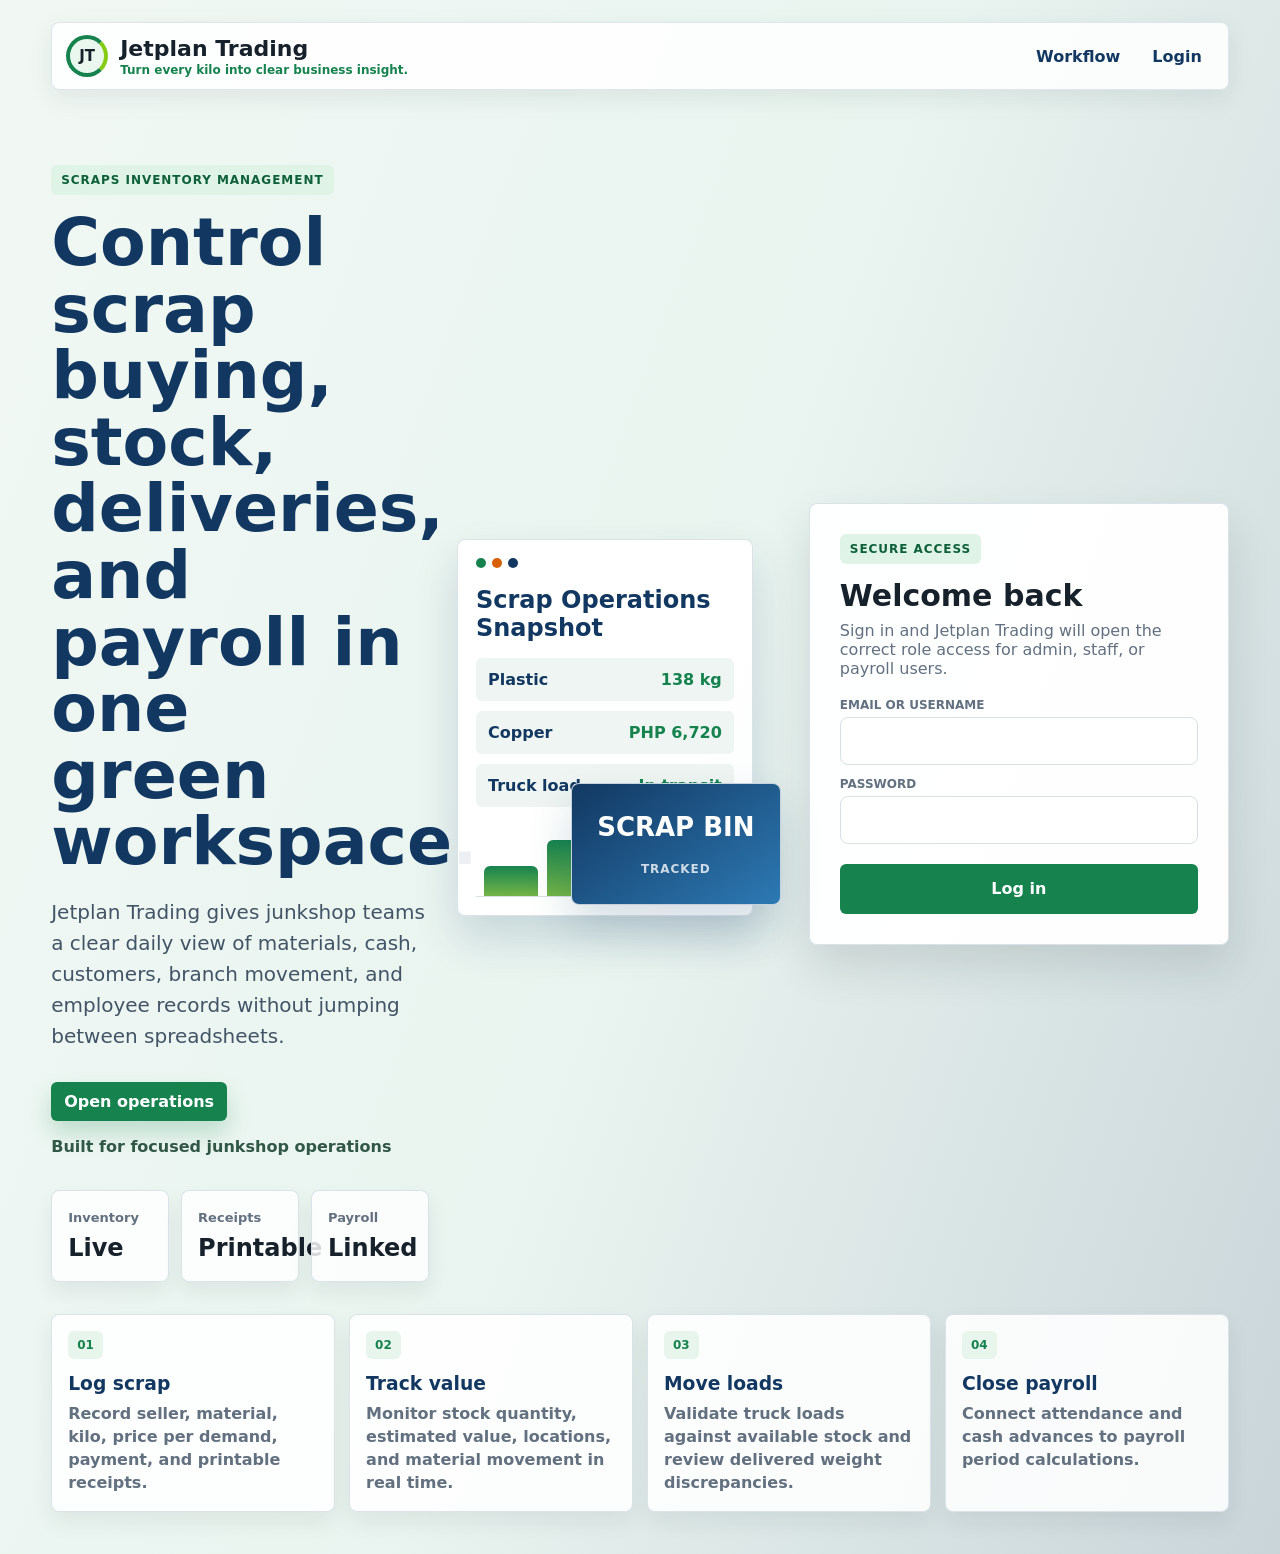
<file: index.html>
<!doctype html>
<html lang="en">
  <head>
    <meta charset="UTF-8" />
    <meta name="viewport" content="width=device-width, initial-scale=1.0" />
    <title>Jetplan Trading</title>
    <link rel="stylesheet" href="styles.css" />
  </head>
  <body>
    <main id="app"></main>
    <script src="app.js"></script>
  </body>
</html>
</file>
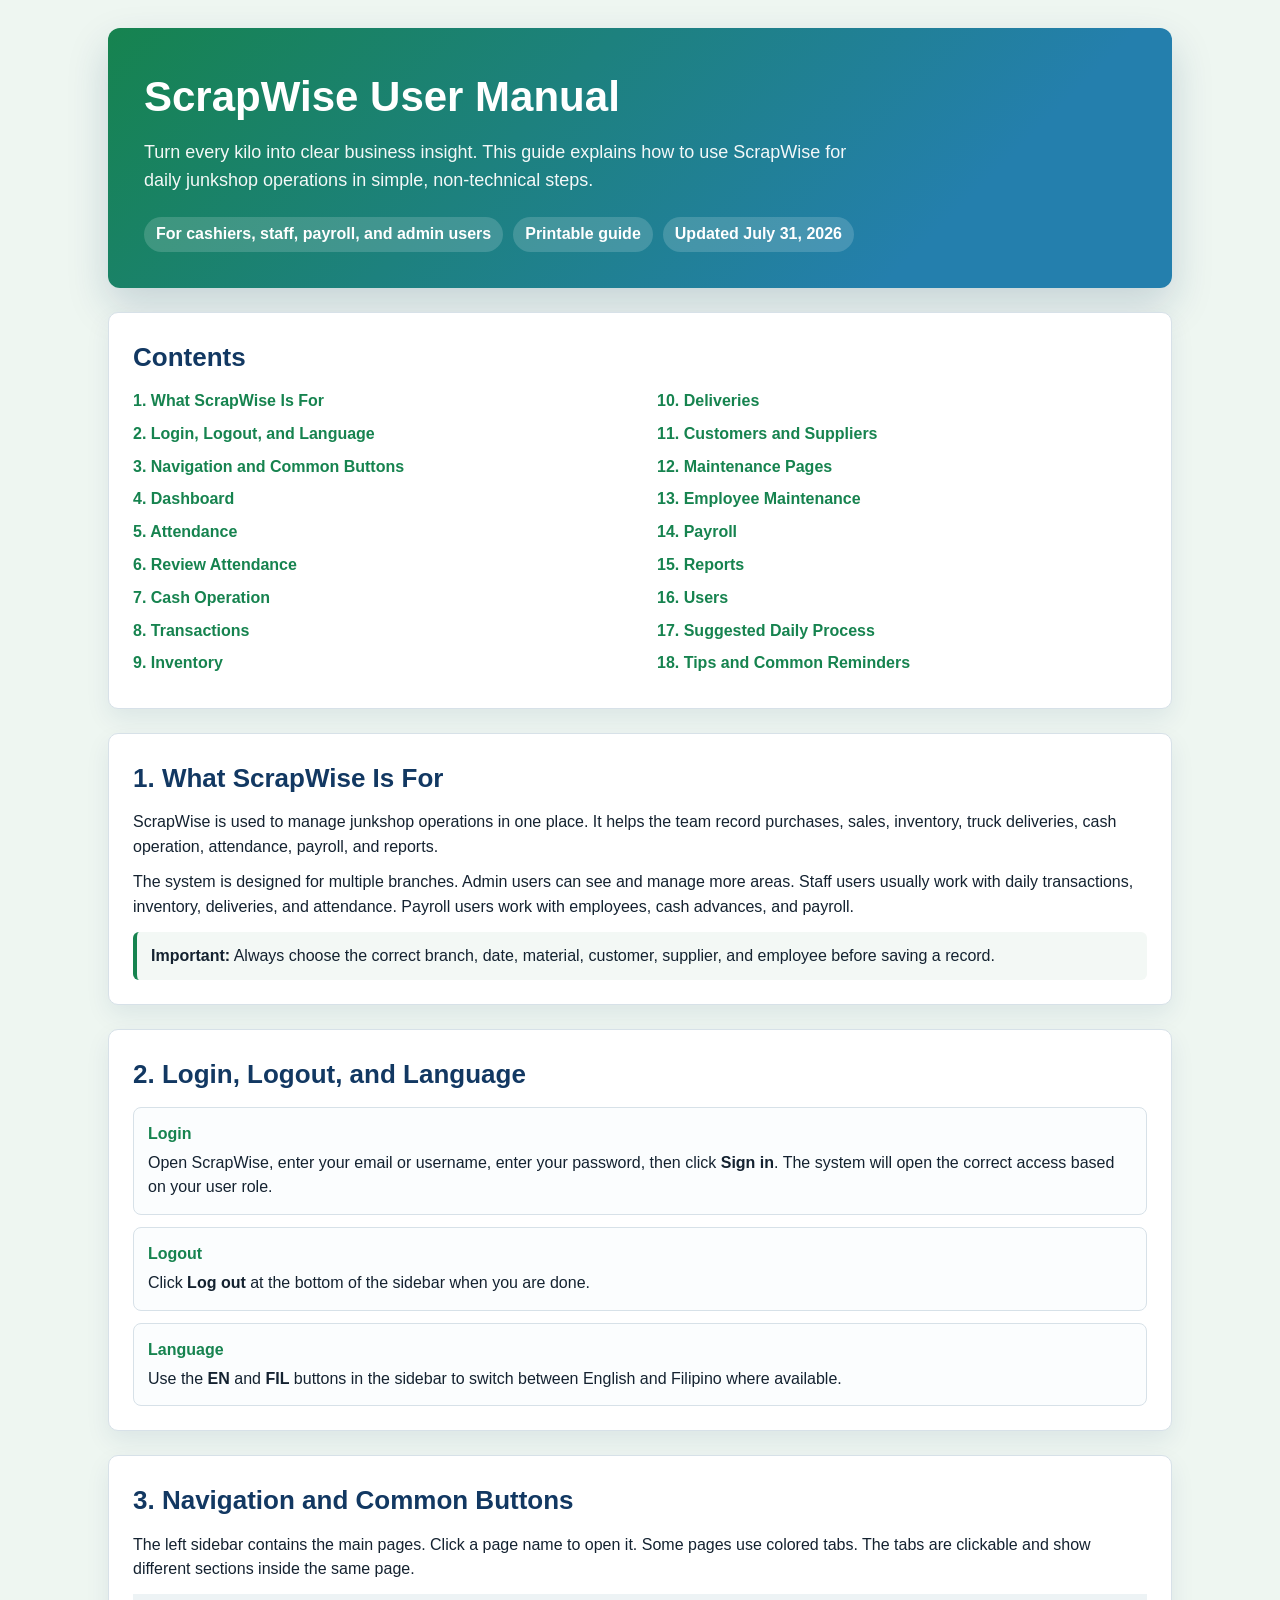
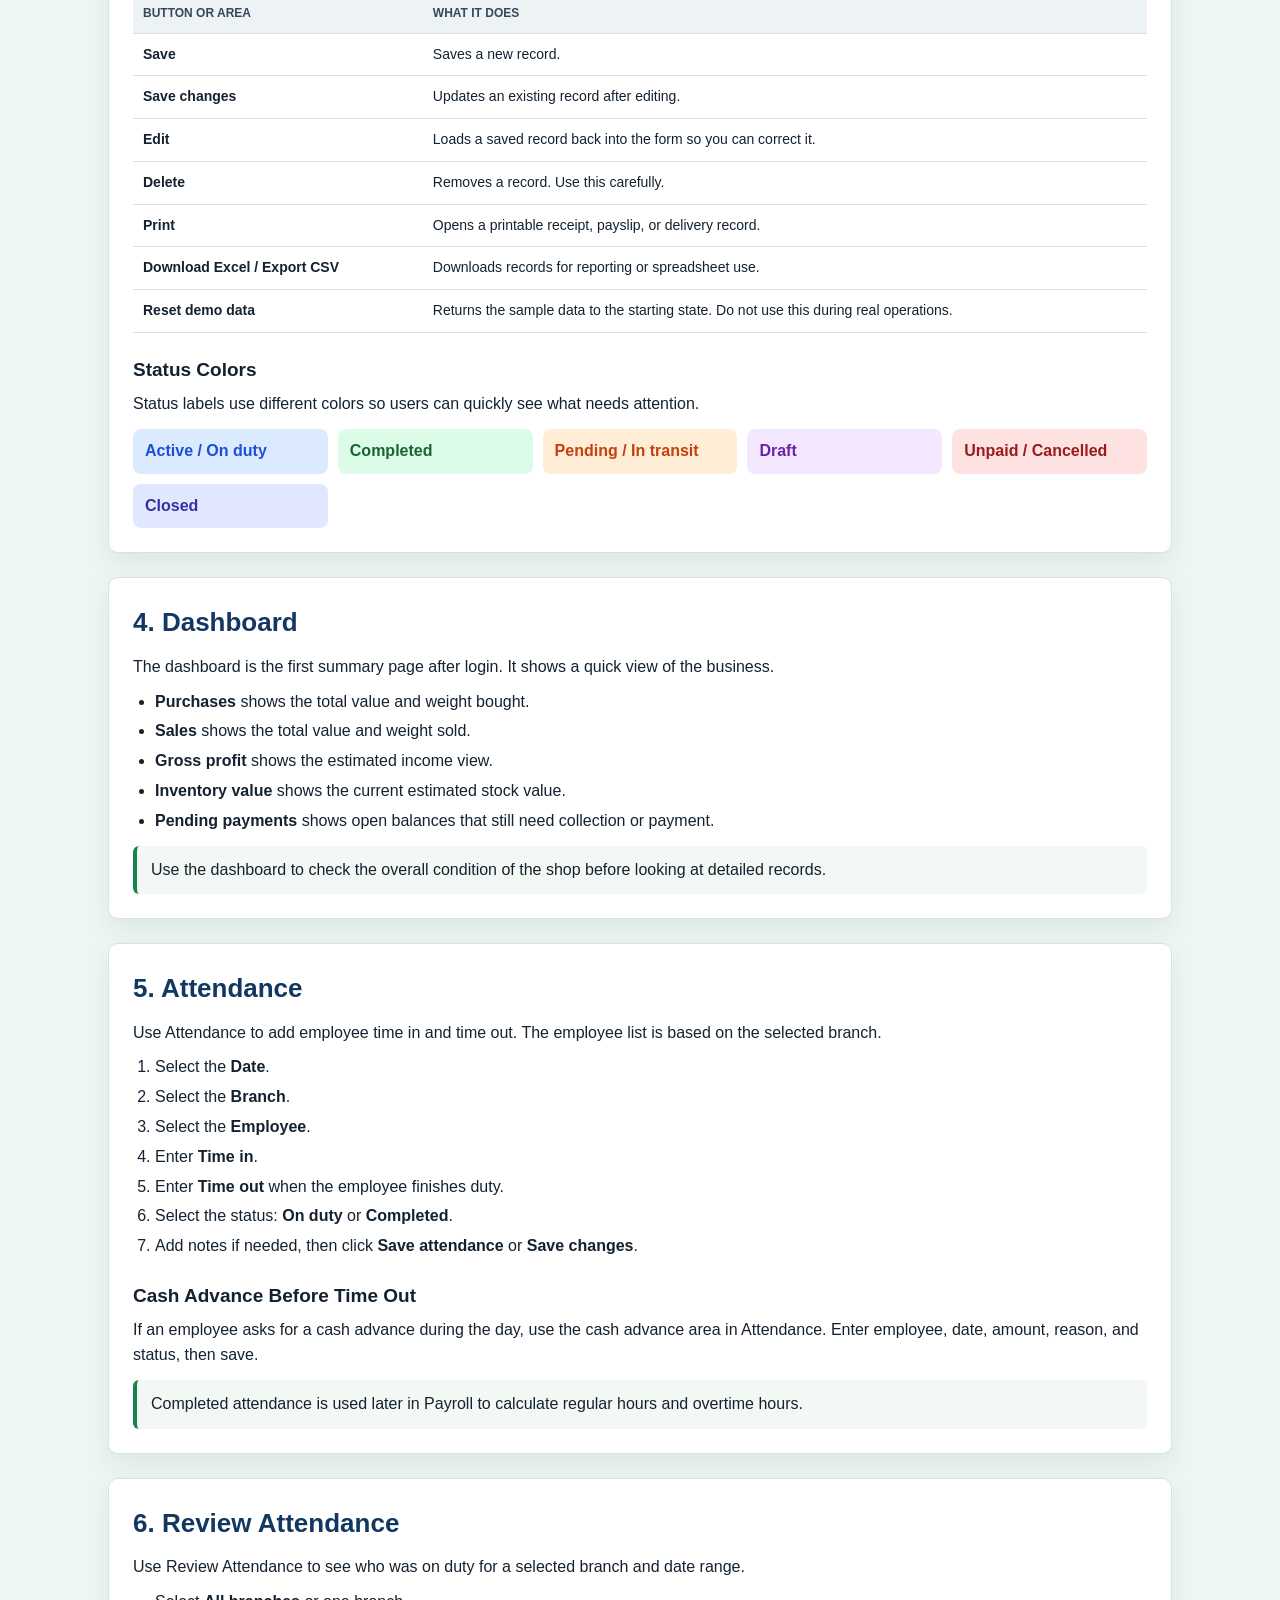
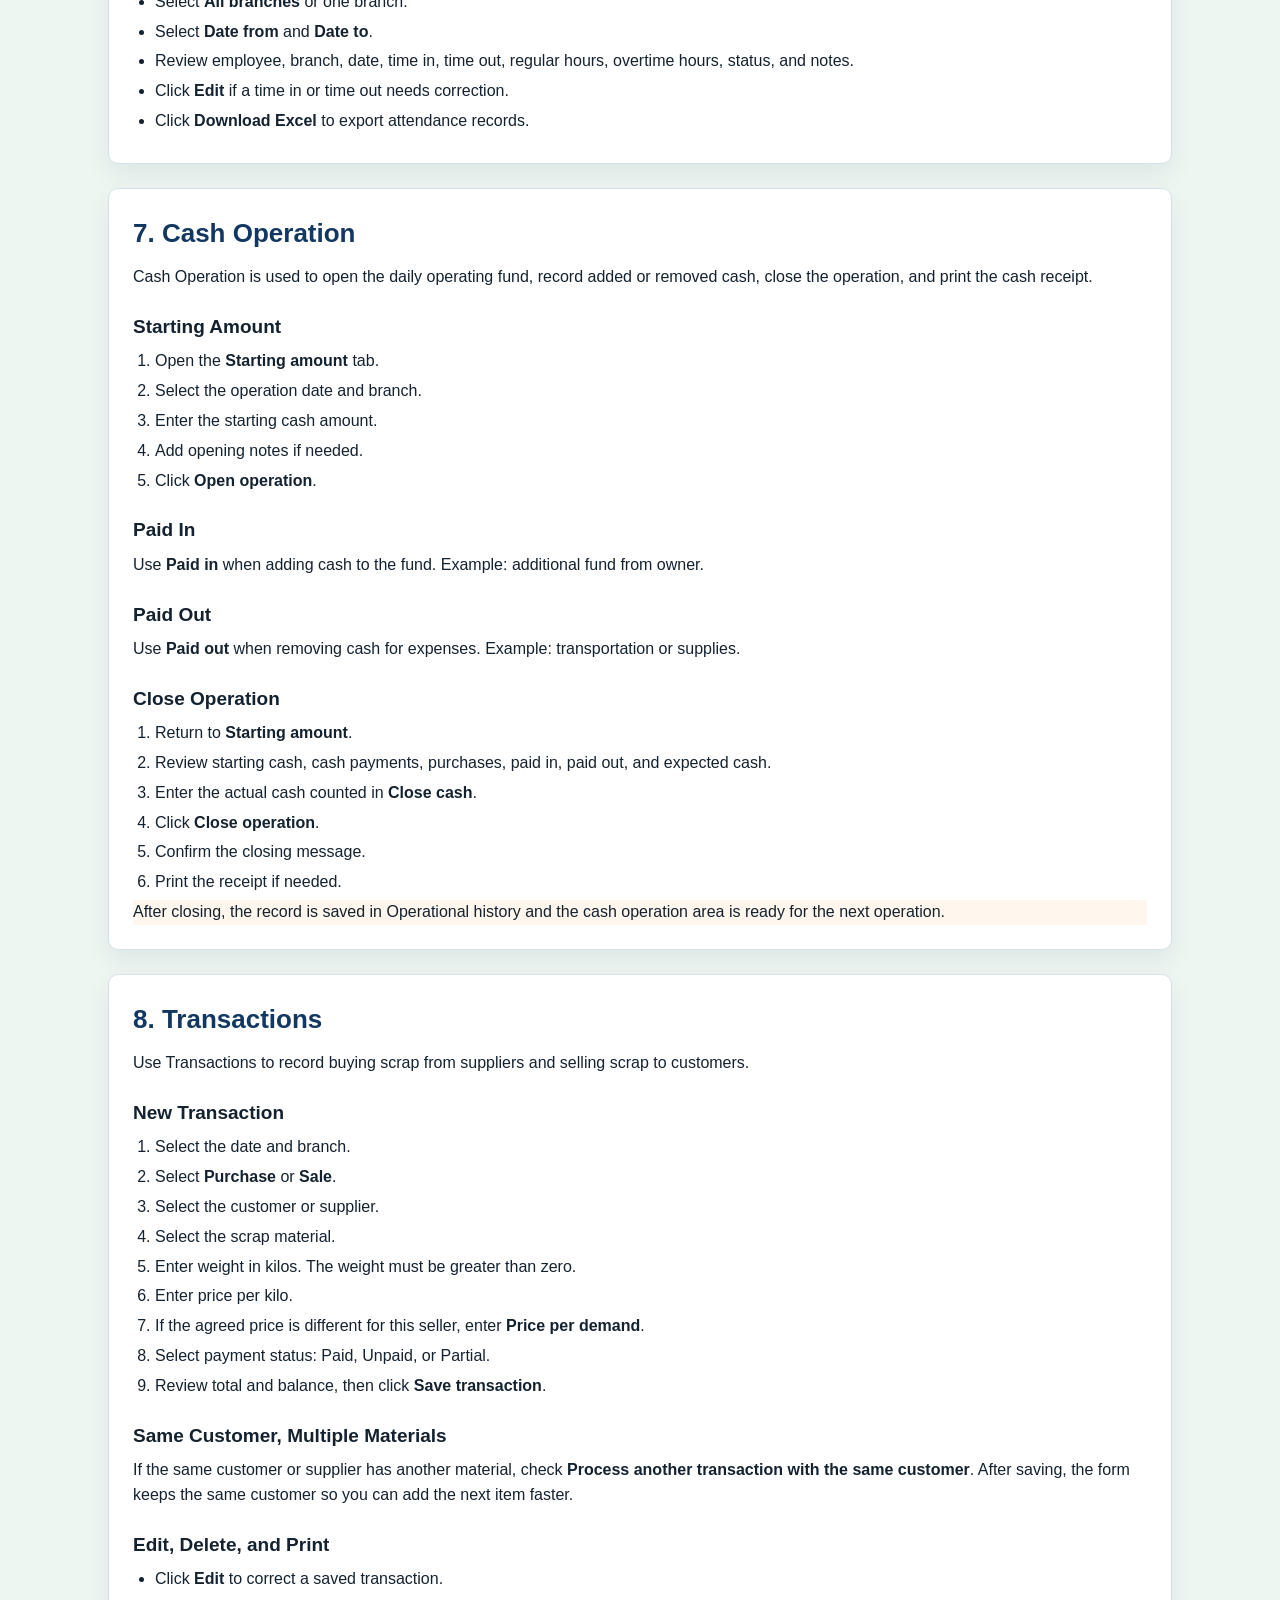
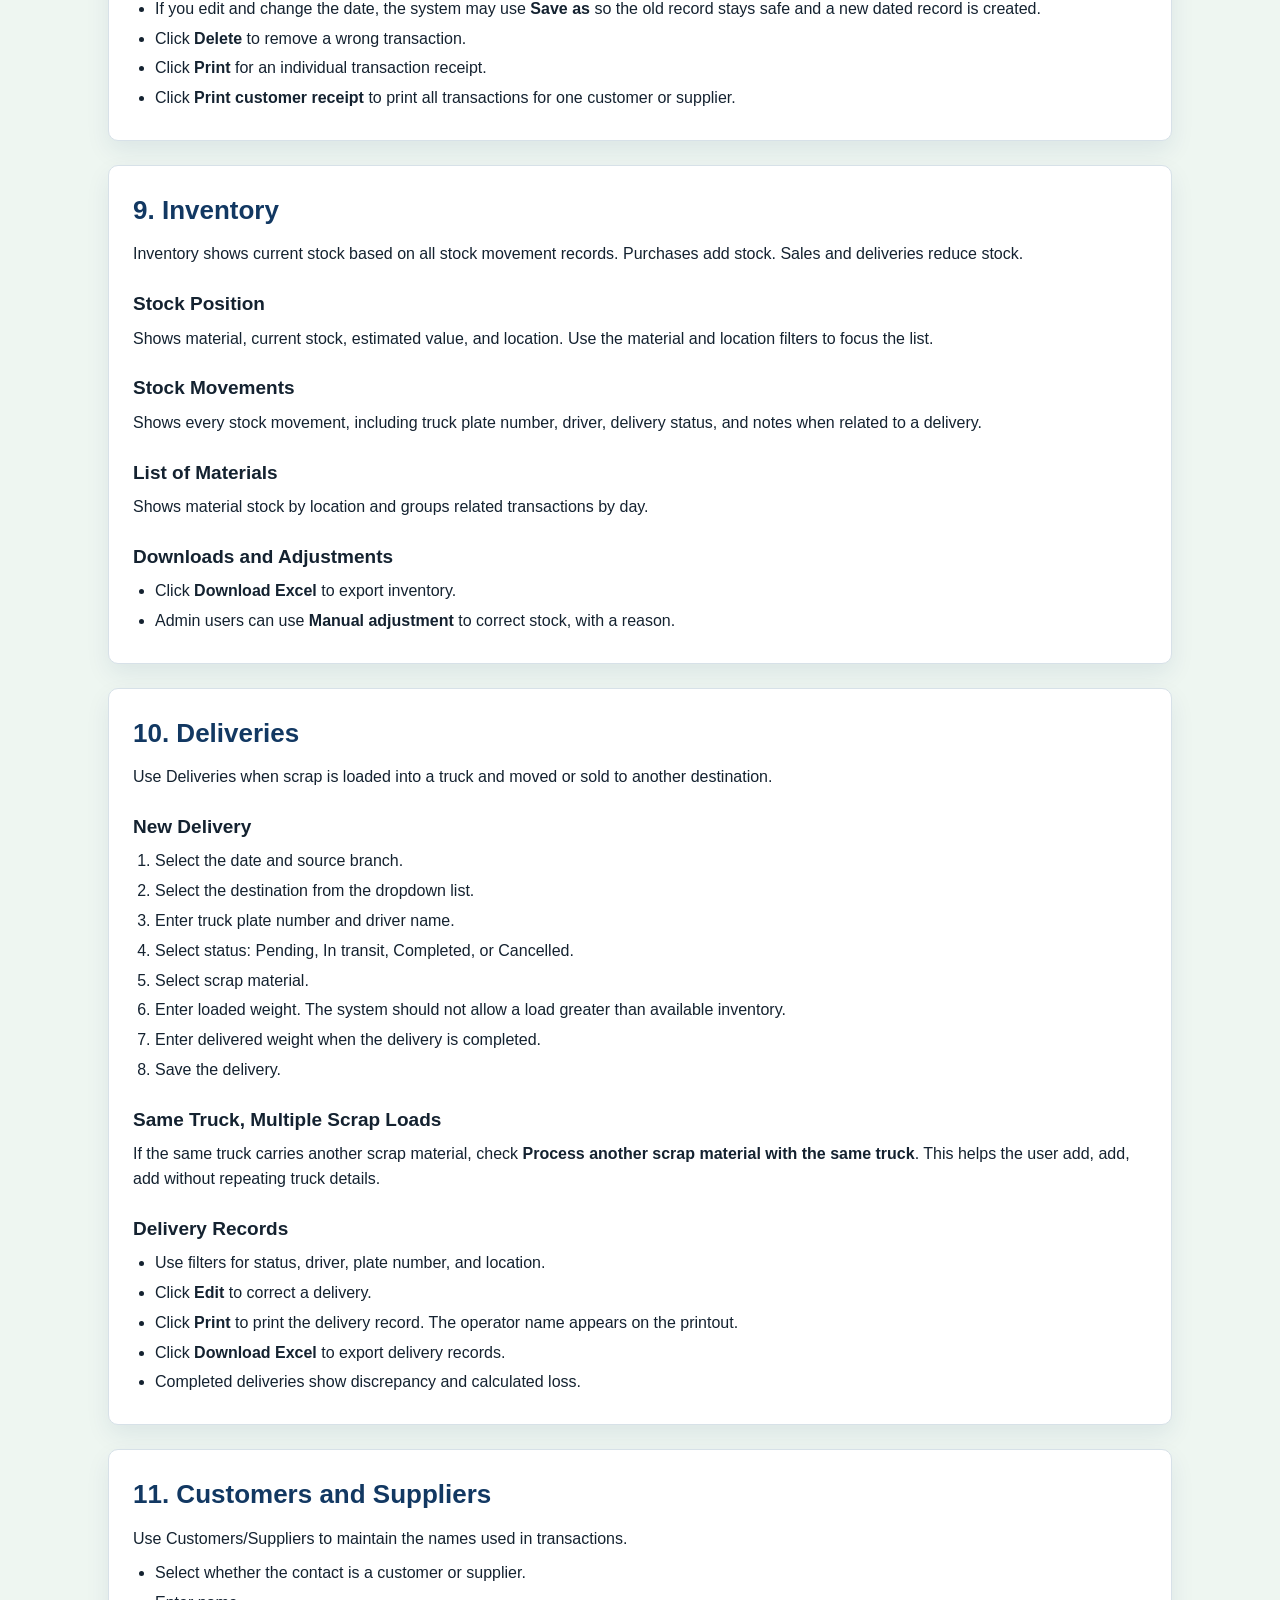
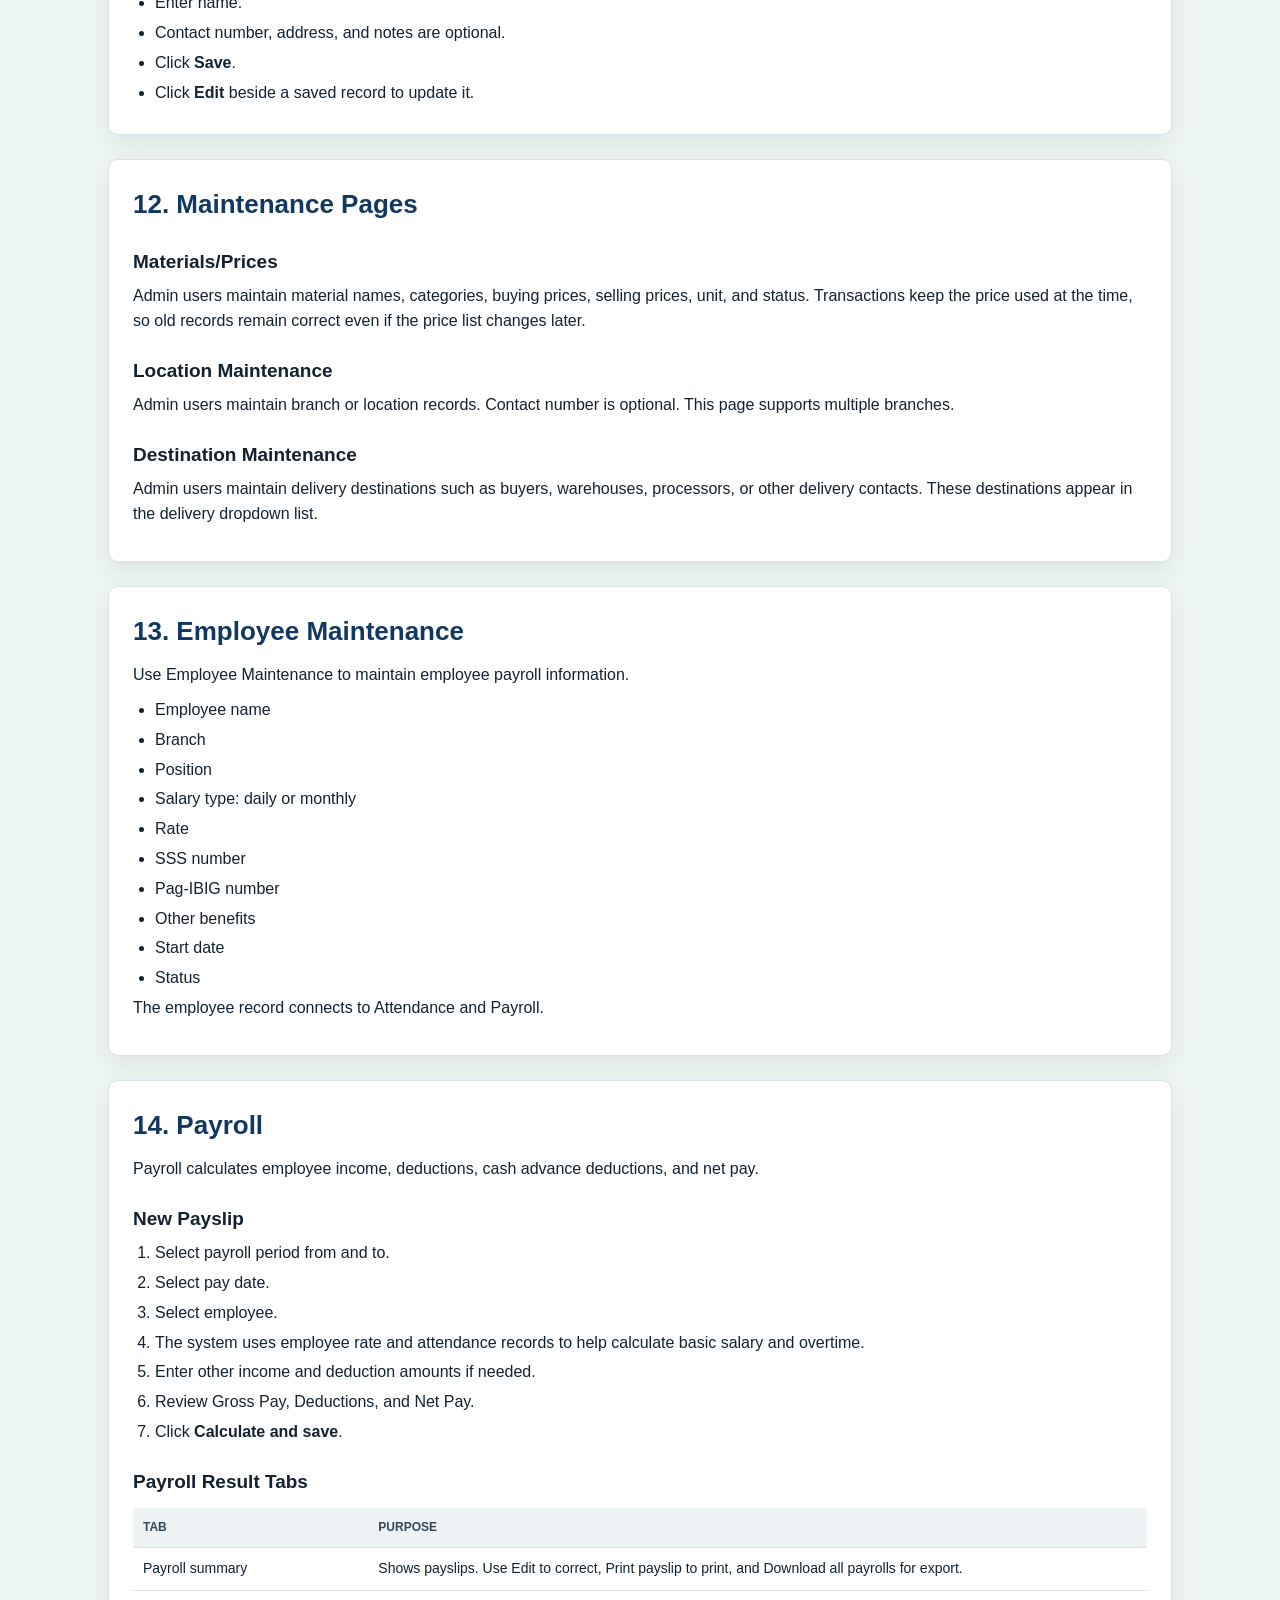
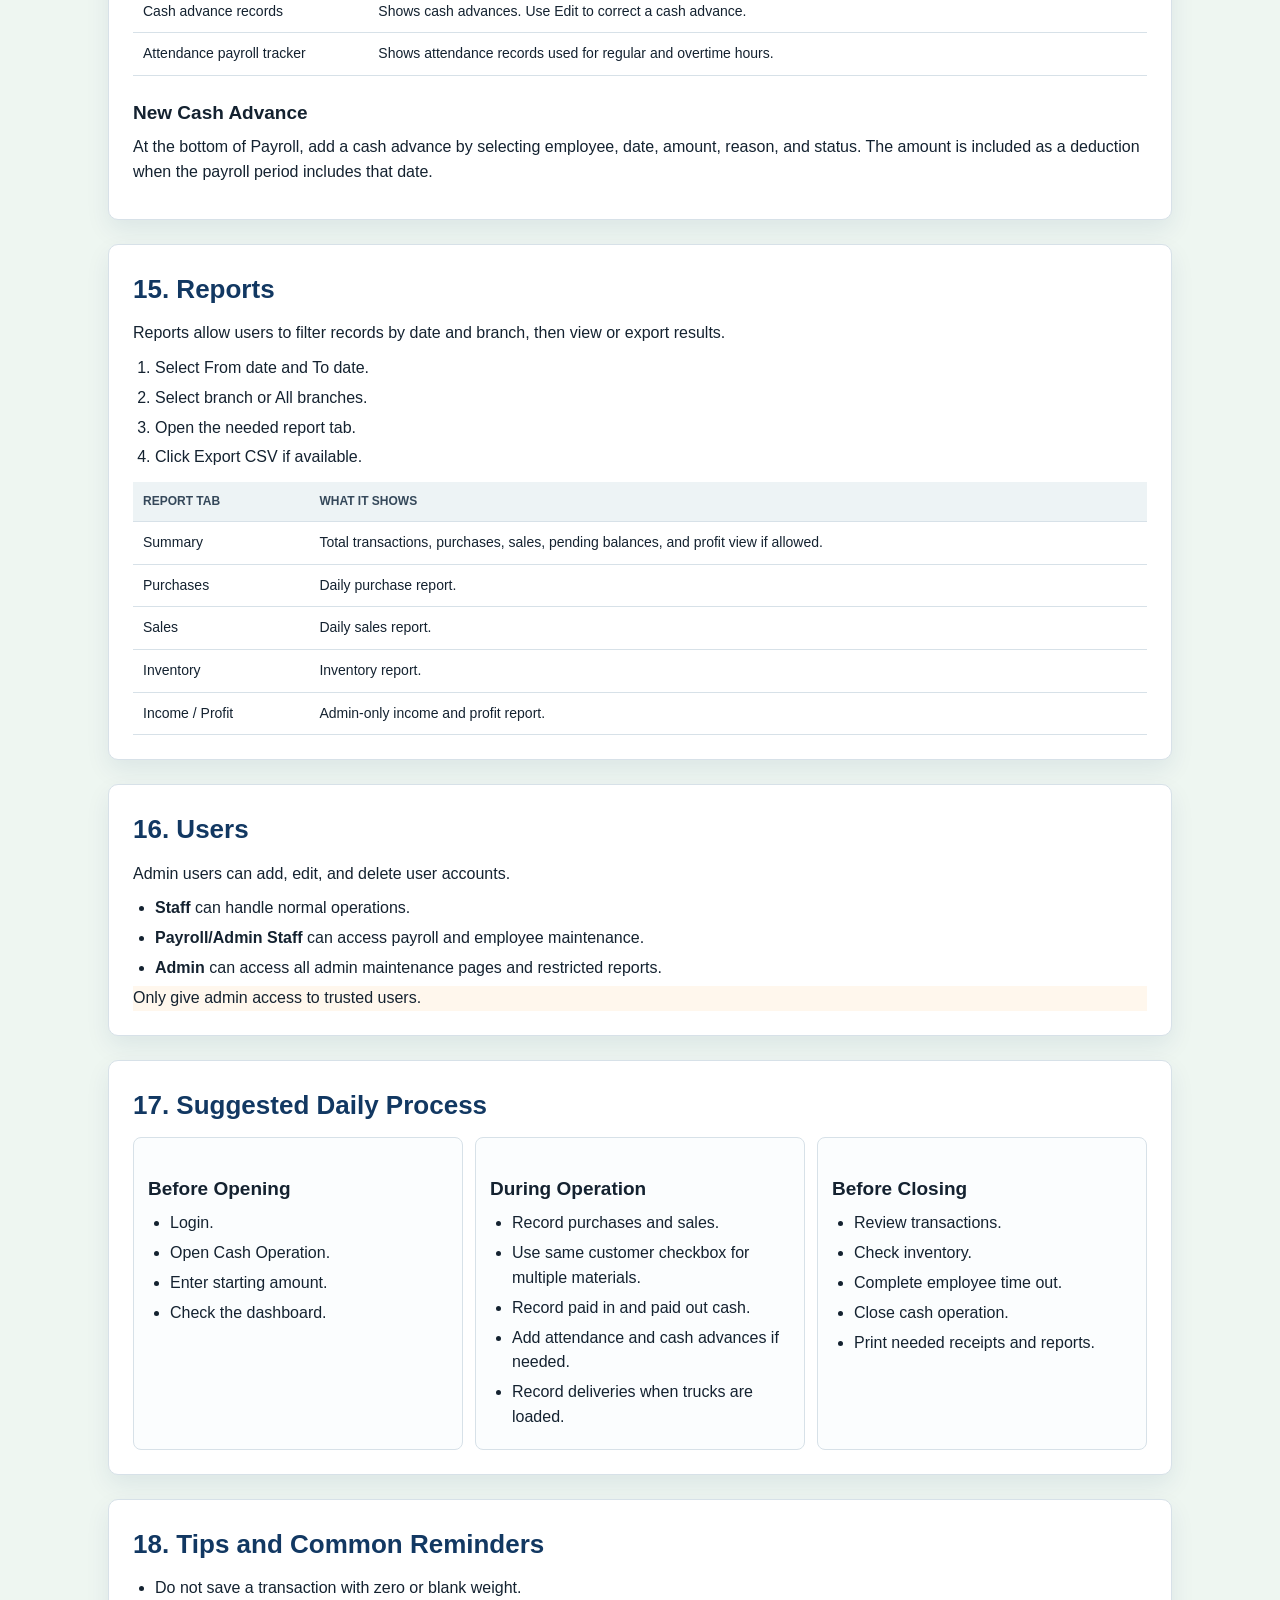
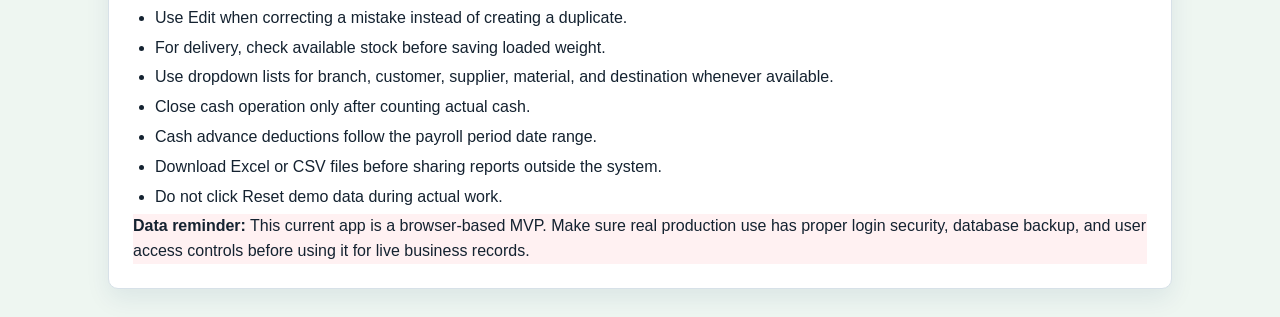
<file: ScrapWise-User-Manual.html>
<!doctype html>
<html lang="en">
  <head>
    <meta charset="UTF-8" />
    <meta name="viewport" content="width=device-width, initial-scale=1.0" />
    <title>ScrapWise User Manual</title>
    <style>
      :root {
        --ink: #142230;
        --muted: #52657a;
        --line: #d7e1e8;
        --soft: #f3f8f5;
        --green: #16834f;
        --navy: #123862;
        --orange: #d65f08;
        --danger: #b91c1c;
      }

      * {
        box-sizing: border-box;
      }

      body {
        margin: 0;
        background: #eef6f1;
        color: var(--ink);
        font-family: Arial, Helvetica, sans-serif;
        line-height: 1.55;
      }

      .manual {
        max-width: 1120px;
        margin: 0 auto;
        padding: 28px;
      }

      .cover {
        padding: 36px;
        border-radius: 12px;
        background: linear-gradient(135deg, var(--green), #247fad 78%);
        color: #fff;
        box-shadow: 0 18px 42px rgba(18, 56, 98, 0.18);
      }

      .cover h1 {
        margin: 0 0 10px;
        font-size: 42px;
      }

      .cover p {
        max-width: 720px;
        margin: 0;
        font-size: 18px;
        opacity: 0.95;
      }

      .meta {
        display: flex;
        flex-wrap: wrap;
        gap: 10px;
        margin-top: 22px;
      }

      .pill {
        display: inline-flex;
        align-items: center;
        min-height: 30px;
        padding: 5px 12px;
        border-radius: 999px;
        background: rgba(255, 255, 255, 0.16);
        color: #fff;
        font-weight: 700;
      }

      .section {
        margin-top: 24px;
        padding: 24px;
        border: 1px solid var(--line);
        border-radius: 10px;
        background: #fff;
        box-shadow: 0 10px 24px rgba(18, 56, 98, 0.08);
      }

      h2 {
        margin: 0 0 12px;
        color: var(--navy);
        font-size: 26px;
      }

      h3 {
        margin: 22px 0 8px;
        color: var(--ink);
        font-size: 19px;
      }

      p {
        margin: 0 0 10px;
      }

      ul,
      ol {
        margin: 8px 0 0;
        padding-left: 22px;
      }

      li {
        margin: 5px 0;
      }

      a {
        color: var(--green);
        font-weight: 700;
      }

      .toc {
        columns: 2;
        column-gap: 34px;
      }

      .toc a {
        display: block;
        break-inside: avoid;
        margin: 0 0 8px;
        text-decoration: none;
      }

      .note {
        margin-top: 12px;
        padding: 12px 14px;
        border-left: 4px solid var(--green);
        border-radius: 6px;
        background: var(--soft);
      }

      .warning {
        border-left-color: var(--orange);
        background: #fff7ed;
      }

      .danger {
        border-left-color: var(--danger);
        background: #fff1f2;
      }

      .steps {
        display: grid;
        gap: 12px;
        margin-top: 12px;
      }

      .step {
        padding: 14px;
        border: 1px solid var(--line);
        border-radius: 8px;
        background: #fbfdfe;
      }

      .step strong {
        display: block;
        margin-bottom: 4px;
        color: var(--green);
      }

      table {
        width: 100%;
        margin-top: 12px;
        border-collapse: collapse;
        font-size: 14px;
      }

      th,
      td {
        padding: 10px;
        border-bottom: 1px solid var(--line);
        text-align: left;
        vertical-align: top;
      }

      th {
        background: #edf3f5;
        color: #35485a;
        font-size: 12px;
        text-transform: uppercase;
      }

      .status-grid {
        display: grid;
        grid-template-columns: repeat(auto-fit, minmax(170px, 1fr));
        gap: 10px;
        margin-top: 12px;
      }

      .status {
        padding: 10px 12px;
        border-radius: 8px;
        font-weight: 800;
      }

      .active { background: #dbeafe; color: #1d4ed8; }
      .completed { background: #dcfce7; color: #166534; }
      .pending { background: #ffedd5; color: #c2410c; }
      .draft { background: #f3e8ff; color: #6b21a8; }
      .unpaid { background: #fee2e2; color: #991b1b; }
      .closed { background: #e0e7ff; color: #3730a3; }

      .checklist {
        display: grid;
        grid-template-columns: repeat(auto-fit, minmax(250px, 1fr));
        gap: 12px;
      }

      .checklist div {
        padding: 14px;
        border: 1px solid var(--line);
        border-radius: 8px;
        background: #fbfdfe;
      }

      .page-break {
        break-before: page;
      }

      @media print {
        body {
          background: #fff;
        }

        .manual {
          max-width: none;
          padding: 0;
        }

        .section,
        .cover {
          box-shadow: none;
          break-inside: avoid;
        }

        a {
          color: var(--ink);
          text-decoration: none;
        }
      }
    </style>
  </head>
  <body>
    <main class="manual">
      <section class="cover">
        <h1>ScrapWise User Manual</h1>
        <p>Turn every kilo into clear business insight. This guide explains how to use ScrapWise for daily junkshop operations in simple, non-technical steps.</p>
        <div class="meta">
          <span class="pill">For cashiers, staff, payroll, and admin users</span>
          <span class="pill">Printable guide</span>
          <span class="pill">Updated July 31, 2026</span>
        </div>
      </section>

      <section class="section" id="contents">
        <h2>Contents</h2>
        <div class="toc">
          <a href="#about">1. What ScrapWise Is For</a>
          <a href="#login">2. Login, Logout, and Language</a>
          <a href="#navigation">3. Navigation and Common Buttons</a>
          <a href="#dashboard">4. Dashboard</a>
          <a href="#attendance">5. Attendance</a>
          <a href="#review-attendance">6. Review Attendance</a>
          <a href="#cash-operation">7. Cash Operation</a>
          <a href="#transactions">8. Transactions</a>
          <a href="#inventory">9. Inventory</a>
          <a href="#deliveries">10. Deliveries</a>
          <a href="#customers">11. Customers and Suppliers</a>
          <a href="#maintenance">12. Maintenance Pages</a>
          <a href="#employees">13. Employee Maintenance</a>
          <a href="#payroll">14. Payroll</a>
          <a href="#reports">15. Reports</a>
          <a href="#users">16. Users</a>
          <a href="#daily-flow">17. Suggested Daily Process</a>
          <a href="#tips">18. Tips and Common Reminders</a>
        </div>
      </section>

      <section class="section" id="about">
        <h2>1. What ScrapWise Is For</h2>
        <p>ScrapWise is used to manage junkshop operations in one place. It helps the team record purchases, sales, inventory, truck deliveries, cash operation, attendance, payroll, and reports.</p>
        <p>The system is designed for multiple branches. Admin users can see and manage more areas. Staff users usually work with daily transactions, inventory, deliveries, and attendance. Payroll users work with employees, cash advances, and payroll.</p>
        <div class="note">
          <strong>Important:</strong> Always choose the correct branch, date, material, customer, supplier, and employee before saving a record.
        </div>
      </section>

      <section class="section" id="login">
        <h2>2. Login, Logout, and Language</h2>
        <div class="steps">
          <div class="step">
            <strong>Login</strong>
            Open ScrapWise, enter your email or username, enter your password, then click <b>Sign in</b>. The system will open the correct access based on your user role.
          </div>
          <div class="step">
            <strong>Logout</strong>
            Click <b>Log out</b> at the bottom of the sidebar when you are done.
          </div>
          <div class="step">
            <strong>Language</strong>
            Use the <b>EN</b> and <b>FIL</b> buttons in the sidebar to switch between English and Filipino where available.
          </div>
        </div>
      </section>

      <section class="section" id="navigation">
        <h2>3. Navigation and Common Buttons</h2>
        <p>The left sidebar contains the main pages. Click a page name to open it. Some pages use colored tabs. The tabs are clickable and show different sections inside the same page.</p>
        <table>
          <thead>
            <tr><th>Button or Area</th><th>What It Does</th></tr>
          </thead>
          <tbody>
            <tr><td><b>Save</b></td><td>Saves a new record.</td></tr>
            <tr><td><b>Save changes</b></td><td>Updates an existing record after editing.</td></tr>
            <tr><td><b>Edit</b></td><td>Loads a saved record back into the form so you can correct it.</td></tr>
            <tr><td><b>Delete</b></td><td>Removes a record. Use this carefully.</td></tr>
            <tr><td><b>Print</b></td><td>Opens a printable receipt, payslip, or delivery record.</td></tr>
            <tr><td><b>Download Excel / Export CSV</b></td><td>Downloads records for reporting or spreadsheet use.</td></tr>
            <tr><td><b>Reset demo data</b></td><td>Returns the sample data to the starting state. Do not use this during real operations.</td></tr>
          </tbody>
        </table>

        <h3>Status Colors</h3>
        <p>Status labels use different colors so users can quickly see what needs attention.</p>
        <div class="status-grid">
          <div class="status active">Active / On duty</div>
          <div class="status completed">Completed</div>
          <div class="status pending">Pending / In transit</div>
          <div class="status draft">Draft</div>
          <div class="status unpaid">Unpaid / Cancelled</div>
          <div class="status closed">Closed</div>
        </div>
      </section>

      <section class="section page-break" id="dashboard">
        <h2>4. Dashboard</h2>
        <p>The dashboard is the first summary page after login. It shows a quick view of the business.</p>
        <ul>
          <li><b>Purchases</b> shows the total value and weight bought.</li>
          <li><b>Sales</b> shows the total value and weight sold.</li>
          <li><b>Gross profit</b> shows the estimated income view.</li>
          <li><b>Inventory value</b> shows the current estimated stock value.</li>
          <li><b>Pending payments</b> shows open balances that still need collection or payment.</li>
        </ul>
        <div class="note">Use the dashboard to check the overall condition of the shop before looking at detailed records.</div>
      </section>

      <section class="section" id="attendance">
        <h2>5. Attendance</h2>
        <p>Use Attendance to add employee time in and time out. The employee list is based on the selected branch.</p>
        <ol>
          <li>Select the <b>Date</b>.</li>
          <li>Select the <b>Branch</b>.</li>
          <li>Select the <b>Employee</b>.</li>
          <li>Enter <b>Time in</b>.</li>
          <li>Enter <b>Time out</b> when the employee finishes duty.</li>
          <li>Select the status: <b>On duty</b> or <b>Completed</b>.</li>
          <li>Add notes if needed, then click <b>Save attendance</b> or <b>Save changes</b>.</li>
        </ol>
        <h3>Cash Advance Before Time Out</h3>
        <p>If an employee asks for a cash advance during the day, use the cash advance area in Attendance. Enter employee, date, amount, reason, and status, then save.</p>
        <div class="note">Completed attendance is used later in Payroll to calculate regular hours and overtime hours.</div>
      </section>

      <section class="section" id="review-attendance">
        <h2>6. Review Attendance</h2>
        <p>Use Review Attendance to see who was on duty for a selected branch and date range.</p>
        <ul>
          <li>Select <b>All branches</b> or one branch.</li>
          <li>Select <b>Date from</b> and <b>Date to</b>.</li>
          <li>Review employee, branch, date, time in, time out, regular hours, overtime hours, status, and notes.</li>
          <li>Click <b>Edit</b> if a time in or time out needs correction.</li>
          <li>Click <b>Download Excel</b> to export attendance records.</li>
        </ul>
      </section>

      <section class="section page-break" id="cash-operation">
        <h2>7. Cash Operation</h2>
        <p>Cash Operation is used to open the daily operating fund, record added or removed cash, close the operation, and print the cash receipt.</p>
        <h3>Starting Amount</h3>
        <ol>
          <li>Open the <b>Starting amount</b> tab.</li>
          <li>Select the operation date and branch.</li>
          <li>Enter the starting cash amount.</li>
          <li>Add opening notes if needed.</li>
          <li>Click <b>Open operation</b>.</li>
        </ol>
        <h3>Paid In</h3>
        <p>Use <b>Paid in</b> when adding cash to the fund. Example: additional fund from owner.</p>
        <h3>Paid Out</h3>
        <p>Use <b>Paid out</b> when removing cash for expenses. Example: transportation or supplies.</p>
        <h3>Close Operation</h3>
        <ol>
          <li>Return to <b>Starting amount</b>.</li>
          <li>Review starting cash, cash payments, purchases, paid in, paid out, and expected cash.</li>
          <li>Enter the actual cash counted in <b>Close cash</b>.</li>
          <li>Click <b>Close operation</b>.</li>
          <li>Confirm the closing message.</li>
          <li>Print the receipt if needed.</li>
        </ol>
        <div class="warning">After closing, the record is saved in Operational history and the cash operation area is ready for the next operation.</div>
      </section>

      <section class="section" id="transactions">
        <h2>8. Transactions</h2>
        <p>Use Transactions to record buying scrap from suppliers and selling scrap to customers.</p>
        <h3>New Transaction</h3>
        <ol>
          <li>Select the date and branch.</li>
          <li>Select <b>Purchase</b> or <b>Sale</b>.</li>
          <li>Select the customer or supplier.</li>
          <li>Select the scrap material.</li>
          <li>Enter weight in kilos. The weight must be greater than zero.</li>
          <li>Enter price per kilo.</li>
          <li>If the agreed price is different for this seller, enter <b>Price per demand</b>.</li>
          <li>Select payment status: Paid, Unpaid, or Partial.</li>
          <li>Review total and balance, then click <b>Save transaction</b>.</li>
        </ol>
        <h3>Same Customer, Multiple Materials</h3>
        <p>If the same customer or supplier has another material, check <b>Process another transaction with the same customer</b>. After saving, the form keeps the same customer so you can add the next item faster.</p>
        <h3>Edit, Delete, and Print</h3>
        <ul>
          <li>Click <b>Edit</b> to correct a saved transaction.</li>
          <li>If you edit and change the date, the system may use <b>Save as</b> so the old record stays safe and a new dated record is created.</li>
          <li>Click <b>Delete</b> to remove a wrong transaction.</li>
          <li>Click <b>Print</b> for an individual transaction receipt.</li>
          <li>Click <b>Print customer receipt</b> to print all transactions for one customer or supplier.</li>
        </ul>
      </section>

      <section class="section page-break" id="inventory">
        <h2>9. Inventory</h2>
        <p>Inventory shows current stock based on all stock movement records. Purchases add stock. Sales and deliveries reduce stock.</p>
        <h3>Stock Position</h3>
        <p>Shows material, current stock, estimated value, and location. Use the material and location filters to focus the list.</p>
        <h3>Stock Movements</h3>
        <p>Shows every stock movement, including truck plate number, driver, delivery status, and notes when related to a delivery.</p>
        <h3>List of Materials</h3>
        <p>Shows material stock by location and groups related transactions by day.</p>
        <h3>Downloads and Adjustments</h3>
        <ul>
          <li>Click <b>Download Excel</b> to export inventory.</li>
          <li>Admin users can use <b>Manual adjustment</b> to correct stock, with a reason.</li>
        </ul>
      </section>

      <section class="section" id="deliveries">
        <h2>10. Deliveries</h2>
        <p>Use Deliveries when scrap is loaded into a truck and moved or sold to another destination.</p>
        <h3>New Delivery</h3>
        <ol>
          <li>Select the date and source branch.</li>
          <li>Select the destination from the dropdown list.</li>
          <li>Enter truck plate number and driver name.</li>
          <li>Select status: Pending, In transit, Completed, or Cancelled.</li>
          <li>Select scrap material.</li>
          <li>Enter loaded weight. The system should not allow a load greater than available inventory.</li>
          <li>Enter delivered weight when the delivery is completed.</li>
          <li>Save the delivery.</li>
        </ol>
        <h3>Same Truck, Multiple Scrap Loads</h3>
        <p>If the same truck carries another scrap material, check <b>Process another scrap material with the same truck</b>. This helps the user add, add, add without repeating truck details.</p>
        <h3>Delivery Records</h3>
        <ul>
          <li>Use filters for status, driver, plate number, and location.</li>
          <li>Click <b>Edit</b> to correct a delivery.</li>
          <li>Click <b>Print</b> to print the delivery record. The operator name appears on the printout.</li>
          <li>Click <b>Download Excel</b> to export delivery records.</li>
          <li>Completed deliveries show discrepancy and calculated loss.</li>
        </ul>
      </section>

      <section class="section" id="customers">
        <h2>11. Customers and Suppliers</h2>
        <p>Use Customers/Suppliers to maintain the names used in transactions.</p>
        <ul>
          <li>Select whether the contact is a customer or supplier.</li>
          <li>Enter name.</li>
          <li>Contact number, address, and notes are optional.</li>
          <li>Click <b>Save</b>.</li>
          <li>Click <b>Edit</b> beside a saved record to update it.</li>
        </ul>
      </section>

      <section class="section page-break" id="maintenance">
        <h2>12. Maintenance Pages</h2>
        <h3>Materials/Prices</h3>
        <p>Admin users maintain material names, categories, buying prices, selling prices, unit, and status. Transactions keep the price used at the time, so old records remain correct even if the price list changes later.</p>
        <h3>Location Maintenance</h3>
        <p>Admin users maintain branch or location records. Contact number is optional. This page supports multiple branches.</p>
        <h3>Destination Maintenance</h3>
        <p>Admin users maintain delivery destinations such as buyers, warehouses, processors, or other delivery contacts. These destinations appear in the delivery dropdown list.</p>
      </section>

      <section class="section" id="employees">
        <h2>13. Employee Maintenance</h2>
        <p>Use Employee Maintenance to maintain employee payroll information.</p>
        <ul>
          <li>Employee name</li>
          <li>Branch</li>
          <li>Position</li>
          <li>Salary type: daily or monthly</li>
          <li>Rate</li>
          <li>SSS number</li>
          <li>Pag-IBIG number</li>
          <li>Other benefits</li>
          <li>Start date</li>
          <li>Status</li>
        </ul>
        <p>The employee record connects to Attendance and Payroll.</p>
      </section>

      <section class="section" id="payroll">
        <h2>14. Payroll</h2>
        <p>Payroll calculates employee income, deductions, cash advance deductions, and net pay.</p>
        <h3>New Payslip</h3>
        <ol>
          <li>Select payroll period from and to.</li>
          <li>Select pay date.</li>
          <li>Select employee.</li>
          <li>The system uses employee rate and attendance records to help calculate basic salary and overtime.</li>
          <li>Enter other income and deduction amounts if needed.</li>
          <li>Review Gross Pay, Deductions, and Net Pay.</li>
          <li>Click <b>Calculate and save</b>.</li>
        </ol>
        <h3>Payroll Result Tabs</h3>
        <table>
          <thead>
            <tr><th>Tab</th><th>Purpose</th></tr>
          </thead>
          <tbody>
            <tr><td>Payroll summary</td><td>Shows payslips. Use Edit to correct, Print payslip to print, and Download all payrolls for export.</td></tr>
            <tr><td>Cash advance records</td><td>Shows cash advances. Use Edit to correct a cash advance.</td></tr>
            <tr><td>Attendance payroll tracker</td><td>Shows attendance records used for regular and overtime hours.</td></tr>
          </tbody>
        </table>
        <h3>New Cash Advance</h3>
        <p>At the bottom of Payroll, add a cash advance by selecting employee, date, amount, reason, and status. The amount is included as a deduction when the payroll period includes that date.</p>
      </section>

      <section class="section page-break" id="reports">
        <h2>15. Reports</h2>
        <p>Reports allow users to filter records by date and branch, then view or export results.</p>
        <ol>
          <li>Select From date and To date.</li>
          <li>Select branch or All branches.</li>
          <li>Open the needed report tab.</li>
          <li>Click Export CSV if available.</li>
        </ol>
        <table>
          <thead>
            <tr><th>Report Tab</th><th>What It Shows</th></tr>
          </thead>
          <tbody>
            <tr><td>Summary</td><td>Total transactions, purchases, sales, pending balances, and profit view if allowed.</td></tr>
            <tr><td>Purchases</td><td>Daily purchase report.</td></tr>
            <tr><td>Sales</td><td>Daily sales report.</td></tr>
            <tr><td>Inventory</td><td>Inventory report.</td></tr>
            <tr><td>Income / Profit</td><td>Admin-only income and profit report.</td></tr>
          </tbody>
        </table>
      </section>

      <section class="section" id="users">
        <h2>16. Users</h2>
        <p>Admin users can add, edit, and delete user accounts.</p>
        <ul>
          <li><b>Staff</b> can handle normal operations.</li>
          <li><b>Payroll/Admin Staff</b> can access payroll and employee maintenance.</li>
          <li><b>Admin</b> can access all admin maintenance pages and restricted reports.</li>
        </ul>
        <div class="warning">Only give admin access to trusted users.</div>
      </section>

      <section class="section" id="daily-flow">
        <h2>17. Suggested Daily Process</h2>
        <div class="checklist">
          <div>
            <h3>Before Opening</h3>
            <ul>
              <li>Login.</li>
              <li>Open Cash Operation.</li>
              <li>Enter starting amount.</li>
              <li>Check the dashboard.</li>
            </ul>
          </div>
          <div>
            <h3>During Operation</h3>
            <ul>
              <li>Record purchases and sales.</li>
              <li>Use same customer checkbox for multiple materials.</li>
              <li>Record paid in and paid out cash.</li>
              <li>Add attendance and cash advances if needed.</li>
              <li>Record deliveries when trucks are loaded.</li>
            </ul>
          </div>
          <div>
            <h3>Before Closing</h3>
            <ul>
              <li>Review transactions.</li>
              <li>Check inventory.</li>
              <li>Complete employee time out.</li>
              <li>Close cash operation.</li>
              <li>Print needed receipts and reports.</li>
            </ul>
          </div>
        </div>
      </section>

      <section class="section" id="tips">
        <h2>18. Tips and Common Reminders</h2>
        <ul>
          <li>Do not save a transaction with zero or blank weight.</li>
          <li>Use Edit when correcting a mistake instead of creating a duplicate.</li>
          <li>For delivery, check available stock before saving loaded weight.</li>
          <li>Use dropdown lists for branch, customer, supplier, material, and destination whenever available.</li>
          <li>Close cash operation only after counting actual cash.</li>
          <li>Cash advance deductions follow the payroll period date range.</li>
          <li>Download Excel or CSV files before sharing reports outside the system.</li>
          <li>Do not click Reset demo data during actual work.</li>
        </ul>
        <div class="danger">
          <strong>Data reminder:</strong> This current app is a browser-based MVP. Make sure real production use has proper login security, database backup, and user access controls before using it for live business records.
        </div>
      </section>
    </main>
  </body>
</html>
</file>
<file: styles.css>
:root {
  --ink: #17212b;
  --muted: #627080;
  --line: #d8e0e7;
  --bg: #f1f7f3;
  --panel: #ffffff;
  --accent: #16834f;
  --accent-2: #b45309;
  --danger: #b91c1c;
  --good: #15803d;
  --info: #1d4ed8;
  --soft: #edf5f4;
  --shadow: 0 12px 28px rgba(23, 33, 43, 0.08);
}

* {
  box-sizing: border-box;
}

body {
  margin: 0;
  min-height: 100vh;
  background: var(--bg);
  color: var(--ink);
  font-family: Inter, ui-sans-serif, system-ui, -apple-system, BlinkMacSystemFont, "Segoe UI", sans-serif;
}

button,
input,
select,
textarea {
  font: inherit;
}

button {
  border: 0;
  cursor: pointer;
}

.inline-field-action {
  display: grid;
  grid-template-columns: minmax(0, 1fr) auto;
  gap: 8px;
  align-items: stretch;
}

.inline-field-action .btn {
  min-height: 40px;
  white-space: nowrap;
}

.login-page {
  min-height: 100vh;
  display: block;
  padding: 0;
  background:
    linear-gradient(110deg, rgba(241, 248, 244, 0.98), rgba(232, 244, 239, 0.9) 52%, rgba(18, 56, 98, 0.18)),
    url("https://images.unsplash.com/photo-1532996122724-e3c354a0b15b?auto=format&fit=crop&w=1800&q=80") center/cover fixed;
}

.landing-wrap {
  min-height: 100vh;
  display: grid;
  gap: 24px;
  padding: 22px clamp(18px, 4vw, 64px) 42px;
}

.landing-nav {
  display: flex;
  align-items: center;
  justify-content: space-between;
  gap: 18px;
  padding: 12px 14px;
  border: 1px solid rgba(216, 224, 231, 0.82);
  border-radius: 8px;
  background: rgba(255, 255, 255, 0.86);
  box-shadow: 0 8px 24px rgba(23, 33, 43, 0.08);
}

.landing-nav nav {
  display: flex;
  gap: 8px;
}

.landing-nav a {
  display: inline-flex;
  align-items: center;
  min-height: 38px;
  padding: 0 12px;
  border-radius: 6px;
  color: #123862;
  font-weight: 850;
  text-decoration: none;
}

.landing-shell {
  width: 100%;
  display: grid;
  grid-template-columns: minmax(360px, 1.05fr) minmax(320px, .9fr) minmax(340px, 420px);
  align-items: center;
  gap: 28px;
  padding: clamp(28px, 4vw, 54px) 0 8px;
}

.landing-copy {
  max-width: 760px;
  color: var(--ink);
}

.landing-brand {
  display: inline-flex;
  align-items: center;
  gap: 12px;
  font-size: 22px;
  font-weight: 900;
}

.landing-brand span:last-child {
  display: grid;
  gap: 2px;
}

.landing-brand small {
  color: var(--accent);
  font-size: 12px;
  font-weight: 850;
}

.hero-logo {
  background: #e9f7ef;
  border-color: #16834f;
  border-right-color: #123862;
  color: #0d6039;
}

.landing-kicker,
.login-eyebrow {
  display: inline-flex;
  width: fit-content;
  margin-bottom: 14px;
  padding: 8px 10px;
  border-radius: 6px;
  background: #dff3e7;
  color: #0d6039;
  font-size: 12px;
  font-weight: 900;
  letter-spacing: .08em;
  text-transform: uppercase;
}

.landing-copy h1 {
  max-width: 760px;
  margin: 0;
  color: #123862;
  font-size: clamp(42px, 5.2vw, 72px);
  line-height: 1;
  letter-spacing: 0;
}

.landing-copy p {
  max-width: 620px;
  margin: 22px 0 0;
  color: #425466;
  font-size: 20px;
  line-height: 1.55;
}

.landing-actions {
  display: flex;
  flex-wrap: wrap;
  align-items: center;
  gap: 16px;
  margin-top: 30px;
}

.hero-btn {
  display: inline-flex;
  align-items: center;
  min-height: 50px;
  padding-inline: 20px;
  text-decoration: none;
  background: var(--accent);
  color: #ffffff;
  box-shadow: 0 12px 22px rgba(22, 131, 79, 0.22);
}

.landing-actions span {
  color: #315747;
  font-weight: 800;
}

.hero-metrics {
  display: grid;
  grid-template-columns: repeat(3, minmax(110px, 1fr));
  gap: 12px;
  max-width: 570px;
  margin-top: 34px;
}

.hero-metrics .card {
  min-height: 92px;
  background: rgba(255, 255, 255, 0.82);
  border-color: rgba(216, 224, 231, 0.9);
  color: var(--ink);
  box-shadow: 0 10px 20px rgba(23, 33, 43, 0.07);
}

.hero-metrics .card .label {
  color: var(--muted);
}

.hero-metrics .card .value {
  font-size: 24px;
}

.landing-visual {
  position: relative;
  min-height: 430px;
}

.visual-card {
  border: 1px solid rgba(216, 224, 231, 0.9);
  border-radius: 8px;
  background: rgba(255, 255, 255, 0.92);
  box-shadow: 0 22px 44px rgba(18, 56, 98, 0.16);
}

.visual-main {
  position: absolute;
  inset: 30px 28px auto 0;
  min-height: 298px;
  padding: 18px;
}

.visual-head {
  display: flex;
  gap: 6px;
  margin-bottom: 18px;
}

.visual-head span {
  width: 10px;
  height: 10px;
  border-radius: 50%;
  background: #16834f;
}

.visual-head span:nth-child(2) { background: #d65f08; }
.visual-head span:nth-child(3) { background: #123862; }

.visual-main h3 {
  margin: 0 0 16px;
  color: #123862;
  font-size: 24px;
}

.visual-row {
  display: grid;
  grid-template-columns: 1fr auto;
  gap: 10px;
  align-items: center;
  margin-top: 10px;
  padding: 12px;
  border-radius: 6px;
  background: #eef5f2;
  color: #123862;
  font-weight: 850;
}

.visual-row strong {
  color: var(--accent);
}

.visual-bars {
  display: grid;
  grid-template-columns: repeat(4, 1fr);
  align-items: end;
  gap: 9px;
  height: 72px;
  margin-top: 18px;
  padding: 0 8px;
  border-bottom: 1px solid var(--line);
}

.visual-bars i {
  display: block;
  border-radius: 6px 6px 0 0;
  background: linear-gradient(180deg, #16834f, #73b447);
}

.visual-bars i:nth-child(1) { height: 42%; }
.visual-bars i:nth-child(2) { height: 78%; }
.visual-bars i:nth-child(3) { height: 55%; background: linear-gradient(180deg, #123862, #2d79b3); }
.visual-bars i:nth-child(4) { height: 88%; }

.visual-bin {
  position: absolute;
  right: 0;
  bottom: 34px;
  width: 210px;
  min-height: 122px;
  display: grid;
  place-items: center;
  padding: 18px;
  background: linear-gradient(145deg, #123862, #2d79b3);
  color: #fff;
  text-align: center;
}

.visual-bin strong {
  font-size: 26px;
}

.visual-bin span {
  color: rgba(255, 255, 255, 0.78);
  font-size: 12px;
  font-weight: 900;
  letter-spacing: .08em;
  text-transform: uppercase;
}

.login-panel {
  width: 100%;
  background: rgba(255, 255, 255, 0.96);
  border: 1px solid rgba(216, 224, 231, 0.9);
  border-radius: 8px;
  box-shadow: 0 22px 44px rgba(23, 33, 43, 0.12);
  padding: 30px;
}

.login-panel h1,
.login-panel h2 {
  margin: 0 0 8px;
  font-size: 30px;
  letter-spacing: 0;
}

.login-panel p {
  color: var(--muted);
  margin: 0 0 20px;
}

.login-panel label {
  margin-bottom: 12px;
}

.login-panel input {
  min-height: 48px;
  border-radius: 8px;
}

.login-panel button[type="submit"] {
  width: 100%;
  min-height: 50px;
  margin-top: 8px;
}

.landing-workflow {
  display: grid;
  grid-template-columns: repeat(4, minmax(180px, 1fr));
  gap: 14px;
}

.landing-workflow article {
  min-height: 150px;
  padding: 16px;
  border: 1px solid rgba(216, 224, 231, 0.9);
  border-radius: 8px;
  background: rgba(255, 255, 255, 0.88);
  box-shadow: 0 10px 22px rgba(23, 33, 43, 0.07);
}

.landing-workflow span {
  display: inline-flex;
  margin-bottom: 14px;
  padding: 7px 9px;
  border-radius: 6px;
  background: #e8f5ed;
  color: var(--accent);
  font-size: 12px;
  font-weight: 900;
}

.landing-workflow h3 {
  margin: 0 0 8px;
  color: #123862;
}

.landing-workflow p {
  margin: 0;
  color: var(--muted);
  line-height: 1.45;
  font-weight: 650;
}

.shell {
  min-height: 100vh;
  display: grid;
  grid-template-columns: 292px 1fr;
}

.sidebar {
  background: #ffffff;
  color: var(--ink);
  padding: 18px 14px;
  display: flex;
  flex-direction: column;
  gap: 18px;
  border-right: 1px solid var(--line);
}

.brand {
  display: flex;
  align-items: center;
  gap: 12px;
  min-height: 62px;
  padding: 0 4px;
  font-weight: 800;
  font-size: 18px;
}

.brand small,
.user-box small {
  display: block;
  margin-top: 2px;
  color: #347b56;
  font-size: 13px;
  font-weight: 700;
}

.brand-logo {
  width: 42px;
  height: 42px;
  display: grid;
  place-items: center;
  border: 4px solid var(--accent);
  border-right-color: #84cc16;
  border-radius: 50%;
  color: #17212b;
  font-size: 15px;
  font-weight: 900;
}

.mark {
  width: 36px;
  height: 36px;
  display: grid;
  place-items: center;
  background: #f59e0b;
  color: #18242f;
  border-radius: 8px;
}

.user-box {
  display: grid;
  grid-template-columns: 44px 1fr;
  align-items: center;
  gap: 12px;
  padding: 12px;
  border: 1px solid transparent;
  border-radius: 8px;
  background: #f1f6fb;
}

.user-box strong,
.user-box span {
  display: block;
}

.user-box span {
  color: var(--ink);
  font-size: 13px;
  margin-top: 3px;
}

.avatar {
  width: 44px;
  height: 44px;
  display: grid !important;
  place-items: center;
  border-radius: 50%;
  background: var(--accent);
  color: #ffffff !important;
  font-weight: 900;
}

.nav {
  display: grid;
  gap: 7px;
}

.nav button {
  min-height: 46px;
  display: grid;
  grid-template-columns: 28px 1fr;
  align-items: center;
  gap: 10px;
  text-align: left;
  padding: 10px 14px;
  border-radius: 8px;
  color: #536680;
  background: transparent;
  font-weight: 800;
}

.nav button.active,
.nav button:hover {
  background: var(--accent);
  color: #ffffff;
  box-shadow: 0 6px 14px rgba(22, 131, 79, 0.22);
}

.nav-icon {
  width: 22px;
  height: 22px;
  fill: none;
  stroke: currentColor;
  stroke-width: 2;
  stroke-linecap: round;
  stroke-linejoin: round;
}

.logout {
  margin-top: auto;
  min-height: 42px;
  display: grid;
  grid-template-columns: 22px 1fr;
  align-items: center;
  gap: 8px;
  border-radius: 6px;
  background: #ffffff;
  color: #17212b;
  border: 1px solid var(--line);
  font-weight: 800;
}

.sidebar-footer {
  margin-top: auto;
  display: grid;
  gap: 14px;
  padding-top: 14px;
  border-top: 1px solid var(--line);
}

.language-row {
  display: flex;
  align-items: center;
  justify-content: space-between;
  gap: 12px;
  color: #536680;
  font-weight: 800;
}

.language-toggle {
  display: inline-flex;
  padding: 3px;
  border: 1px solid var(--line);
  border-radius: 8px;
  background: #f1f6fb;
}

.language-toggle button {
  min-width: 44px;
  min-height: 32px;
  border-radius: 6px;
  background: transparent;
  color: #536680;
  font-weight: 900;
}

.language-toggle button.active {
  background: var(--accent);
  color: #ffffff;
}

.content {
  min-width: 0;
  padding: 32px;
}

.topbar {
  display: flex;
  align-items: flex-start;
  justify-content: space-between;
  gap: 16px;
  margin-bottom: 18px;
}

.topbar h2 {
  margin: 0;
  font-size: 28px;
}

.topbar p {
  margin: 5px 0 0;
  color: var(--muted);
}

.grid {
  display: grid;
  gap: 14px;
}

.cards {
  grid-template-columns: repeat(auto-fit, minmax(190px, 1fr));
}

.card,
.panel {
  background: var(--panel);
  border: 1px solid var(--line);
  border-radius: 8px;
  box-shadow: 0 5px 16px rgba(23, 33, 43, 0.05);
}

.card {
  padding: 16px;
  min-height: 104px;
}

.card .label {
  color: var(--muted);
  font-size: 13px;
  font-weight: 700;
}

.card .value {
  display: block;
  margin-top: 8px;
  font-size: 26px;
  font-weight: 850;
}

.panel {
  padding: 16px;
}

.panel-head {
  display: flex;
  align-items: center;
  justify-content: space-between;
  gap: 12px;
  margin-bottom: 14px;
}

.panel-head h3 {
  margin: 0;
  font-size: 18px;
}

.inner-head {
  margin-top: 14px;
}

.tab-row {
  display: flex;
  flex-wrap: wrap;
  gap: 10px;
  margin: 0 0 14px;
  padding: 8px;
  border: 1px solid var(--line);
  border-radius: 8px;
  background: #f8fbfc;
  box-shadow: inset 0 0 0 1px rgba(18, 56, 98, 0.04);
}

.tab-row button {
  --tab-color: #123862;
  min-height: 38px;
  padding: 0 16px;
  border-radius: 6px;
  background: var(--tab-color);
  color: #ffffff;
  font-weight: 850;
  box-shadow: 0 6px 14px rgba(18, 56, 98, 0.12);
  transition: transform 0.15s ease, box-shadow 0.15s ease, filter 0.15s ease;
}

.tab-row button:nth-child(2),
.tab-row button:nth-child(5) {
  --tab-color: #d65f08;
}

.tab-row button:nth-child(3) {
  --tab-color: #16834f;
}

.tab-row button:nth-child(4) {
  --tab-color: #123862;
}

.tab-row button:nth-child(6) {
  --tab-color: #16834f;
}

.tab-row button:hover {
  filter: brightness(1.06);
  transform: translateY(-1px);
}

.tab-row button.active {
  background: var(--tab-color);
  color: #ffffff;
  outline: 3px solid rgba(22, 131, 79, 0.22);
  box-shadow: 0 10px 20px rgba(18, 56, 98, 0.2), inset 0 -4px 0 rgba(255, 255, 255, 0.28);
  transform: translateY(-1px);
}

.report-tab-row {
  gap: 6px;
  padding: 6px;
  margin-bottom: 10px;
}

.report-tab-row button {
  min-height: 32px;
  padding: 0 12px;
  font-size: 13px;
}

.material-day-list {
  display: grid;
  gap: 14px;
}

.material-stock-card {
  overflow: hidden;
  border: 1px solid var(--line);
  border-radius: 8px;
  background: #ffffff;
}

.material-stock-head {
  display: flex;
  align-items: center;
  justify-content: space-between;
  gap: 12px;
  padding: 14px 16px;
  background: #eef5f2;
  border-bottom: 1px solid var(--line);
}

.material-stock-head h3 {
  margin: 0 0 4px;
  color: #123862;
}

.material-stock-head span {
  color: var(--muted);
  font-size: 12px;
  font-weight: 850;
}

.material-stock-summary {
  display: grid;
  gap: 4px;
  text-align: right;
  white-space: nowrap;
}

.material-stock-summary strong {
  color: var(--accent);
  font-size: 22px;
}

.material-day {
  padding: 14px 16px;
  border-top: 1px solid #edf2f5;
}

.material-day:first-of-type {
  border-top: 0;
}

.material-day-head {
  display: flex;
  justify-content: space-between;
  gap: 12px;
  margin-bottom: 8px;
}

.material-day-head span {
  color: var(--muted);
  font-size: 12px;
  font-weight: 850;
}

.report-summary-grid {
  display: grid;
  grid-template-columns: repeat(auto-fit, minmax(190px, 1fr));
  gap: 12px;
}

.report-summary-card {
  display: grid;
  gap: 7px;
  padding: 14px;
  border: 1px solid var(--line);
  border-left: 5px solid var(--accent);
  border-radius: 8px;
  background: #ffffff;
  box-shadow: 0 8px 18px rgba(23, 33, 43, 0.05);
}

.report-summary-card span,
.report-summary-card small {
  color: var(--muted);
  font-size: 12px;
  font-weight: 850;
}

.report-summary-card strong {
  color: var(--ink);
  font-size: 24px;
  line-height: 1.1;
}

.report-sheet {
  border: 1px solid var(--line);
  border-radius: 8px;
  background: #ffffff;
  overflow: hidden;
}

.report-sheet .table-wrap {
  max-height: 52vh;
  overflow: auto;
}

.report-sheet table {
  min-width: 1120px;
  font-size: 13px;
}

.report-sheet th,
.report-sheet td {
  padding: 8px 10px;
  border-right: 1px solid #e7edf2;
}

.report-sheet th:last-child,
.report-sheet td:last-child {
  border-right: 0;
}

.report-sheet th {
  position: sticky;
  top: 0;
  z-index: 1;
}

tr.report-total-row td {
  background: #f8fbfa;
  border-top: 2px solid var(--accent);
  color: var(--ink);
  font-weight: 900;
}

.dashboard-hero {
  display: grid;
  grid-template-columns: 1fr auto;
  gap: 18px;
  align-items: center;
  padding: 22px 24px;
  border-radius: 8px;
  background: linear-gradient(135deg, #0c6b45, #1178a8 74%);
  color: #fff;
  box-shadow: 0 12px 28px rgba(15, 94, 75, 0.22);
}

.inventory-hero {
  grid-template-columns: minmax(320px, .9fr) minmax(360px, 1fr);
  min-height: 286px;
  overflow: hidden;
  position: relative;
  background:
    linear-gradient(90deg, rgba(255, 255, 255, 0.94), rgba(232, 243, 247, 0.82)),
    repeating-linear-gradient(0deg, rgba(22, 131, 79, 0.06) 0 1px, transparent 1px 52px),
    linear-gradient(135deg, #f8fbfd, #dbe8f0);
  color: #123862;
}

.inventory-hero::before,
.inventory-hero::after {
  content: "";
  position: absolute;
  left: 24px;
  right: 24px;
  height: 2px;
  background: linear-gradient(90deg, transparent, rgba(18, 56, 98, 0.3), transparent);
}

.inventory-hero::before { top: 24px; }
.inventory-hero::after { bottom: 24px; }

.inventory-hero h1 {
  color: #123862;
  font-size: clamp(34px, 4vw, 52px);
  letter-spacing: 0;
}

.inventory-hero p,
.inventory-hero .dash-eyebrow {
  color: #284c72;
}

.hero-flow {
  display: grid;
  gap: 8px;
  max-width: 360px;
  margin-top: 18px;
  color: #123862;
  font-size: 18px;
  font-weight: 900;
  text-align: center;
}

.hero-flow strong {
  width: 0;
  height: 32px;
  margin: 0 auto;
  border-left: 12px solid transparent;
  border-right: 12px solid transparent;
  border-top: 26px solid #123862;
}

.scrap-scene {
  position: relative;
  min-height: 235px;
  align-self: stretch;
}

.robot-arm {
  position: absolute;
  left: 8px;
  bottom: 26px;
  width: 132px;
  height: 132px;
  border-radius: 8px;
}

.robot-arm::before,
.robot-arm::after,
.robot-arm span {
  content: "";
  position: absolute;
  background: #f2a51f;
  border: 5px solid #123862;
  box-shadow: inset 0 0 0 4px rgba(255, 255, 255, 0.18);
}

.robot-arm::before {
  left: 14px;
  bottom: 12px;
  width: 34px;
  height: 112px;
  border-radius: 24px;
  transform: rotate(35deg);
}

.robot-arm::after {
  left: 56px;
  top: 22px;
  width: 82px;
  height: 28px;
  border-radius: 20px;
  transform: rotate(-22deg);
}

.robot-arm span {
  left: 16px;
  bottom: 0;
  width: 78px;
  height: 28px;
  border-radius: 8px;
}

.scrap-parts {
  position: absolute;
  left: 118px;
  right: 190px;
  bottom: 46px;
  height: 120px;
}

.scrap-parts i {
  position: absolute;
  display: block;
  border: 5px solid #123862;
  background: #d9e4eb;
  box-shadow: 0 10px 18px rgba(18, 56, 98, 0.16);
}

.scrap-parts i:nth-child(1) {
  left: 8px;
  bottom: 0;
  width: 64px;
  height: 64px;
  border-radius: 50%;
  background: radial-gradient(circle, #f8fbfd 0 30%, #9dadb9 31% 48%, #d9e4eb 49%);
}

.scrap-parts i:nth-child(2) {
  left: 82px;
  bottom: 12px;
  width: 86px;
  height: 44px;
  border-radius: 24px;
  background: linear-gradient(90deg, #6d7d89, #d9e4eb, #6d7d89);
}

.scrap-parts i:nth-child(3) {
  right: 16px;
  bottom: 22px;
  width: 70px;
  height: 70px;
  border-radius: 50%;
  background: radial-gradient(circle, #f8fbfd 0 32%, #9dadb9 33% 48%, #d9e4eb 49%);
}

.scrap-parts i:nth-child(4) {
  left: 160px;
  top: 8px;
  width: 40px;
  height: 40px;
  border-radius: 50%;
  border-color: #8b4a17;
  background: #c96d21;
}

.scrap-parts i:nth-child(5) {
  right: 94px;
  bottom: 4px;
  width: 52px;
  height: 42px;
  border-radius: 6px;
  background: #738596;
}

.scrap-bin {
  position: absolute;
  right: 8px;
  bottom: 22px;
  width: 245px;
  height: 132px;
  display: grid;
  place-items: center;
  border: 6px solid #123862;
  border-top-width: 12px;
  border-radius: 8px 8px 14px 14px;
  background: linear-gradient(145deg, #2d79b3, #144c83);
  color: #fff;
  box-shadow: 0 16px 24px rgba(18, 56, 98, 0.22);
}

.scrap-bin::before {
  content: "";
  position: absolute;
  top: -30px;
  left: -12px;
  right: -12px;
  height: 26px;
  border: 6px solid #123862;
  border-radius: 8px;
  background: #9bb8cb;
}

.scrap-bin strong {
  font-size: 30px;
  line-height: 1;
}

.scrap-bin span {
  font-size: 12px;
  font-weight: 900;
  letter-spacing: .08em;
  text-transform: uppercase;
  opacity: .88;
}

.scrap-pipeline {
  border: 1px solid var(--line);
  border-radius: 8px;
  background: linear-gradient(180deg, #ffffff, #edf5f7);
  padding: 16px;
  box-shadow: var(--shadow);
}

.pipeline-title {
  display: grid;
  grid-template-columns: 1fr auto 1fr;
  gap: 14px;
  align-items: center;
  margin-bottom: 14px;
  color: #123862;
  text-align: center;
}

.pipeline-title h3 {
  margin: 0;
  font-size: 23px;
}

.pipeline-title span {
  height: 2px;
  background: linear-gradient(90deg, transparent, rgba(18, 56, 98, 0.38), transparent);
}

.pipeline-grid {
  display: grid;
  grid-template-columns: repeat(5, minmax(160px, 1fr));
  gap: 16px;
}

.pipeline-card {
  overflow: hidden;
  border: 1px solid var(--line);
  border-radius: 8px;
  background: #fff;
  box-shadow: 0 8px 18px rgba(18, 56, 98, 0.12);
}

.pipeline-card h4 {
  margin: 0;
  padding: 13px 14px;
  color: #fff;
  font-size: 17px;
  text-align: center;
}

.pipeline-card div {
  display: grid;
  gap: 8px;
  padding: 12px;
}

.pipeline-card p {
  display: grid;
  grid-template-columns: 1fr auto;
  gap: 8px;
  align-items: center;
  margin: 0;
  padding: 10px 12px;
  border-radius: 6px;
  background: #eef3f5;
  color: #123862;
  font-weight: 850;
}

.pipeline-card strong {
  color: var(--muted);
  font-size: 12px;
  text-align: right;
}

.pipeline-card.blue h4,
.pipeline-card.navy h4 { background: #123862; }
.pipeline-card.orange h4 { background: #d65f08; }
.pipeline-card.green h4 { background: #16834f; }

.impact-grid {
  display: grid;
  grid-template-columns: repeat(3, minmax(220px, 1fr));
  gap: 16px;
}

.impact-card {
  border: 1px solid var(--line);
  border-radius: 8px;
  background: #fff;
  box-shadow: var(--shadow);
  overflow: hidden;
}

.impact-card h3 {
  margin: 0;
  padding: 14px 16px;
  color: #123862;
  font-size: 18px;
  border-bottom: 1px solid var(--line);
}

.impact-card div {
  display: grid;
  min-height: 118px;
  place-items: center;
  gap: 4px;
  padding: 18px;
  background: linear-gradient(180deg, #f8fbfd, #edf3f5);
  text-align: center;
}

.impact-card strong {
  font-size: 36px;
  color: var(--accent);
}

.impact-card span {
  color: #123862;
  font-size: 18px;
  font-weight: 900;
}

.impact-card.orange strong { color: #d65f08; }
.impact-card.blue strong { color: #123862; }

.dashboard-hero h1 {
  margin: 4px 0;
  font-size: 30px;
}

.dashboard-hero p,
.dash-eyebrow {
  margin: 0;
  color: rgba(255, 255, 255, 0.84);
  font-weight: 750;
}

.dash-eyebrow {
  font-size: 12px;
  letter-spacing: .08em;
  text-transform: uppercase;
}

.inventory-hero h1 {
  color: #123862;
  font-size: clamp(34px, 4vw, 52px);
}

.inventory-hero p,
.inventory-hero .dash-eyebrow {
  color: #284c72;
}

.dash-date {
  padding: 10px 12px;
  border: 1px solid rgba(255, 255, 255, 0.34);
  border-radius: 6px;
  background: rgba(255, 255, 255, 0.14);
  font-weight: 850;
}

.dash-kpi-band,
.dash-panel,
.dash-kpi {
  border: 1px solid var(--line);
  border-radius: 8px;
  background: #fff;
  box-shadow: 0 5px 16px rgba(23, 33, 43, 0.05);
}

.dash-kpi-band,
.dash-panel {
  padding: 16px;
}

.dash-band-head {
  display: flex;
  justify-content: space-between;
  gap: 12px;
  align-items: center;
  margin-bottom: 12px;
}

.dash-band-head h3 {
  margin: 0;
  font-size: 20px;
}

.dash-band-head span,
.mini-label {
  color: var(--muted);
  font-size: 12px;
  font-weight: 800;
}

.danger-text {
  color: #b91c1c;
}

.dash-kpi-grid {
  display: grid;
  grid-template-columns: repeat(auto-fit, minmax(210px, 1fr));
  gap: 12px;
}

.amount-summary-grid {
  grid-template-columns: repeat(auto-fit, minmax(250px, 1fr));
}

.dash-kpi {
  display: grid;
  grid-template-columns: minmax(112px, auto) minmax(0, 1fr);
  gap: 12px;
  align-items: center;
  padding: 15px;
  border-left: 5px solid #16834f;
}

.dash-kpi div {
  display: grid;
  gap: 7px;
  min-width: 0;
}

.dash-kpi span,
.dash-kpi small {
  color: var(--muted);
  font-size: 13px;
  font-weight: 800;
}

.dash-kpi small {
  display: block;
}

.dash-kpi strong {
  justify-self: start;
  font-variant-numeric: tabular-nums;
}

.dash-kpi strong {
  color: var(--ink);
  font-size: 25px;
  line-height: 1;
  text-align: left;
  white-space: nowrap;
}

.dash-kpi.blue { border-left-color: #1178a8; }
.dash-kpi.purple { border-left-color: #5b2aa0; }
.dash-kpi.teal { border-left-color: #0f766e; }
.dash-kpi.orange { border-left-color: #d97706; }

.dash-grid {
  display: grid;
  grid-template-columns: minmax(250px, .55fr) minmax(320px, .95fr) minmax(440px, 1.25fr);
  gap: 14px;
}

.dash-grid.lower {
  grid-template-columns: minmax(250px, .55fr) minmax(520px, 1.2fr) minmax(320px, .8fr);
}

.dash-chart-row {
  display: grid;
  grid-template-columns: minmax(440px, 1.2fr) minmax(320px, .8fr);
  gap: 14px;
  align-items: stretch;
}

.dash-chart-row.lower {
  grid-template-columns: minmax(520px, 1.1fr) minmax(320px, .9fr);
}

.dash-side {
  display: grid;
  gap: 12px;
  align-content: start;
}

.funnel {
  display: grid;
  gap: 12px;
  padding: 6px 0;
}

.funnel-row {
  width: var(--w);
  min-width: 46%;
  margin: 0 auto;
  padding: 13px 16px;
  color: #fff;
  background: hsl(calc(155 + var(--c) * 18), 74%, 36%);
  clip-path: polygon(4% 0, 96% 0, 88% 100%, 12% 100%);
  text-align: center;
}

.funnel-row strong {
  display: block;
  font-size: 24px;
}

.funnel-row span {
  font-size: 13px;
  font-weight: 800;
}

.combo-chart {
  display: grid;
  grid-template-columns: repeat(7, minmax(36px, 1fr));
  gap: 12px;
  height: 250px;
  align-items: end;
  padding: 12px 4px 0;
  border-left: 1px solid var(--line);
  border-bottom: 1px solid var(--line);
}

.combo-day {
  display: grid;
  gap: 6px;
  height: 100%;
  align-items: end;
  text-align: center;
}

.combo-bars {
  display: flex;
  gap: 5px;
  height: 210px;
  align-items: end;
  justify-content: center;
}

.combo-bars span {
  width: 13px;
  border-radius: 4px 4px 0 0;
}

.combo-bars .purchase,
.chart-legend .purchase {
  background: #16834f;
}

.combo-bars .sale,
.chart-legend .sale {
  background: #1178a8;
}

.chart-legend {
  display: flex;
  gap: 8px;
  align-items: center;
  justify-content: center;
  margin-top: 10px;
  color: var(--muted);
  font-size: 12px;
  font-weight: 800;
}

.chart-legend span {
  width: 12px;
  height: 12px;
  border-radius: 3px;
}

.line-bars {
  display: grid;
  grid-template-columns: repeat(7, 1fr);
  gap: 12px;
  height: 250px;
  align-items: end;
  padding-top: 16px;
}

.line-bars div {
  display: grid;
  grid-template-rows: 1fr auto auto;
  gap: 5px;
  height: 100%;
  text-align: center;
  color: var(--muted);
  font-size: 12px;
  font-weight: 800;
}

.line-bars span {
  align-self: end;
  display: block;
  width: 70%;
  justify-self: center;
  border-radius: 6px 6px 0 0;
  background: linear-gradient(180deg, #16834f, #8bbf47);
}

.line-bars strong {
  color: var(--ink);
}

.stock-value-chart {
  display: grid;
  gap: 13px;
}

.stock-value-row {
  display: grid;
  grid-template-columns: 95px 1fr 105px;
  gap: 10px;
  align-items: center;
  font-size: 13px;
}

.stock-value-row div {
  height: 13px;
  background: #e6edf1;
  border-radius: 999px;
  overflow: hidden;
}

.stock-value-row span {
  display: block;
  height: 100%;
  border-radius: inherit;
  background: linear-gradient(90deg, #1178a8, #16a34a);
}

.stock-value-row em {
  color: var(--muted);
  font-style: normal;
  font-weight: 800;
  text-align: right;
}

.toolbar {
  display: flex;
  flex-wrap: wrap;
  gap: 8px;
  align-items: center;
  margin-bottom: 14px;
}

.form-grid {
  display: grid;
  grid-template-columns: repeat(auto-fit, minmax(180px, 1fr));
  gap: 10px;
}

.filter-grid {
  margin-bottom: 14px;
}

label {
  display: grid;
  gap: 5px;
  color: var(--muted);
  font-size: 12px;
  font-weight: 800;
  text-transform: uppercase;
}

input,
select,
textarea {
  width: 100%;
  min-height: 39px;
  border: 1px solid var(--line);
  border-radius: 6px;
  background: #ffffff;
  color: var(--ink);
  padding: 8px 10px;
}

input[readonly] {
  background: #f3f7f5;
  color: var(--muted);
  font-weight: 800;
}

input.positive-value {
  color: #b91c1c;
  border-color: #fecaca;
  background: #fff7f7;
  font-weight: 900;
}

.field-hint {
  color: var(--muted);
  font-size: 11px;
  font-weight: 700;
  text-transform: none;
}

.label-line {
  display: flex;
  align-items: center;
  gap: 4px;
  white-space: nowrap;
}

.label-line span {
  color: var(--muted);
  font-size: 10px;
  font-weight: 700;
}

textarea {
  min-height: 76px;
  resize: vertical;
}

.btn {
  min-height: 39px;
  padding: 8px 13px;
  border-radius: 6px;
  background: var(--accent);
  color: #ffffff;
  font-weight: 800;
}

.btn.secondary {
  background: #e7eef1;
  color: var(--ink);
}

.btn.warning {
  background: var(--accent-2);
}

.btn.danger {
  background: var(--danger);
}

.camera-box {
  display: grid;
  grid-template-columns: repeat(auto-fit, minmax(220px, 1fr));
  gap: 12px;
  margin: 14px 0;
}

.camera-box video,
.attendance-photo {
  width: 100%;
  aspect-ratio: 4 / 3;
  object-fit: cover;
  border: 1px solid var(--line);
  border-radius: 8px;
  background: #101820;
}

.thumb {
  width: 72px;
  height: 54px;
  object-fit: cover;
  border: 1px solid var(--line);
  border-radius: 6px;
}

.file-capture {
  width: auto;
  min-height: 39px;
  display: inline-grid;
  place-items: center;
  padding: 8px 13px;
  border-radius: 6px;
  background: #e7eef1;
  color: var(--ink);
}

.file-capture input {
  display: none;
}

.table-wrap {
  overflow-x: auto;
}

table {
  width: 100%;
  border-collapse: collapse;
  min-width: 760px;
}

th,
td {
  padding: 11px 10px;
  border-bottom: 1px solid var(--line);
  text-align: left;
  vertical-align: top;
}

tr.row-editing td {
  background: #fff7df;
}

tr.inventory-total-row td {
  background: #f8fbfa;
  border-top: 2px solid var(--accent);
  color: var(--ink);
  font-weight: 900;
}

tr.inventory-total-row td:nth-child(2) {
  color: var(--muted);
  font-size: 12px;
  text-transform: uppercase;
}

th {
  background: #eef3f5;
  color: #405160;
  font-size: 12px;
  text-transform: uppercase;
}

.amount,
.num {
  text-align: right;
}

.badge {
  display: inline-flex;
  align-items: center;
  min-height: 24px;
  padding: 3px 8px;
  border-radius: 999px;
  background: #edf2f7;
  color: #314353;
  font-size: 12px;
  font-weight: 800;
}

.badge.good {
  background: #dcfce7;
  color: #166534;
}

.badge.warn {
  background: #fef3c7;
  color: #92400e;
}

.badge.danger {
  background: #fee2e2;
  color: #991b1b;
}

.badge.status-active {
  background: #dbeafe;
  color: #1d4ed8;
}

.badge.status-completed {
  background: #dcfce7;
  color: #166534;
}

.badge.status-on_duty {
  background: #cffafe;
  color: #0e7490;
}

.badge.status-paid {
  background: #ccfbf1;
  color: #0f766e;
}

.badge.status-partial {
  background: #fef9c3;
  color: #854d0e;
}

.badge.status-unpaid {
  background: #fee2e2;
  color: #991b1b;
}

.badge.status-pending {
  background: #ffedd5;
  color: #c2410c;
}

.badge.status-in_transit {
  background: #e0f2fe;
  color: #0369a1;
}

.badge.status-cancelled {
  background: #fecaca;
  color: #7f1d1d;
}

.badge.status-draft {
  background: #f3e8ff;
  color: #6b21a8;
}

.badge.status-approved {
  background: #d1fae5;
  color: #047857;
}

.badge.status-closed {
  background: #e0e7ff;
  color: #3730a3;
}

.badge.status-open {
  background: #fef3c7;
  color: #92400e;
}

.badge.status-inactive {
  background: #e5e7eb;
  color: #374151;
}

.badge.status-fully_deducted {
  background: #dcfce7;
  color: #166534;
}

.badge.status-purchase,
.badge.status-purchase_in {
  background: #dcfce7;
  color: #166534;
}

.badge.status-sale,
.badge.status-sale_out {
  background: #dbeafe;
  color: #1d4ed8;
}

.badge.status-delivery_out {
  background: #ffedd5;
  color: #c2410c;
}

.badge.status-delivery_in {
  background: #ccfbf1;
  color: #0f766e;
}

.badge.status-manual_adjustment {
  background: #ede9fe;
  color: #5b21b6;
}

.badge.status-daily {
  background: #ecfccb;
  color: #4d7c0f;
}

.badge.status-monthly {
  background: #fae8ff;
  color: #86198f;
}

.badge.status-supplier {
  background: #fef3c7;
  color: #92400e;
}

.badge.status-customer {
  background: #e0f2fe;
  color: #0369a1;
}

.badge.status-buyer {
  background: #e0e7ff;
  color: #3730a3;
}

.badge.status-warehouse {
  background: #f1f5f9;
  color: #334155;
}

.split {
  display: grid;
  grid-template-columns: minmax(280px, 0.85fr) minmax(360px, 1.15fr);
  gap: 14px;
}

.stacked-maintenance {
  grid-template-columns: 1fr;
}

.cash-entry-row {
  display: grid;
  grid-template-columns: repeat(3, minmax(240px, 1fr));
  gap: 14px;
  align-items: stretch;
}

.cash-close-row {
  display: grid;
  grid-template-columns: 1fr;
}

.cash-tab-grid {
  display: grid;
  grid-template-columns: 1fr;
  gap: 14px;
  align-items: start;
}

.cash-shift {
  display: grid;
  grid-template-columns: minmax(280px, 0.75fr) minmax(420px, 1.25fr);
  gap: 14px;
  align-items: start;
}

.shift-card {
  min-height: 100%;
}

.starting-card {
  border-top: 4px solid var(--green);
}

.shift-status {
  padding: 5px 9px;
  border: 1px solid #b7d9c2;
  border-radius: 999px;
  color: var(--green);
  background: #eefaf2;
  font-size: 12px;
  font-weight: 850;
}

.shift-copy {
  margin: 0 0 14px;
  color: var(--muted);
  font-weight: 700;
}

.cash-amount-input {
  min-height: 52px;
  border-width: 0 0 2px;
  border-radius: 0;
  padding-left: 0;
  font-size: 24px;
  font-weight: 800;
}

.cash-lines {
  display: grid;
  gap: 0;
  margin-top: 18px;
  border-top: 1px solid var(--line);
}

.cash-line {
  display: flex;
  justify-content: space-between;
  gap: 20px;
  padding: 13px 0;
  border-bottom: 1px solid var(--line);
  color: #324454;
  font-size: 15px;
}

.cash-line strong {
  text-align: right;
  color: var(--ink);
}

.cash-line.strong {
  font-size: 16px;
  font-weight: 850;
}

.shift-action {
  width: 100%;
  margin-top: 16px;
  min-height: 48px;
  text-transform: uppercase;
}

.check-row {
  display: flex;
  grid-template-columns: none;
  align-items: center;
  gap: 8px;
  margin-top: 12px;
  color: var(--ink);
  font-size: 13px;
  text-transform: none;
}

.check-row input {
  width: 18px;
  height: 18px;
}

.customer-group {
  display: grid;
  gap: 10px;
  padding: 12px 0;
  border-top: 1px solid var(--line);
}

.customer-group:first-of-type {
  border-top: 0;
  padding-top: 0;
}

.customer-group.row-editing {
  padding: 12px;
  border: 1px solid #f2cf71;
  border-radius: 6px;
  background: #fff9e8;
}

.customer-head {
  display: flex;
  justify-content: space-between;
  gap: 12px;
  align-items: center;
  padding: 4px 0;
}

.customer-head h3 {
  margin: 0 0 3px;
  font-size: 16px;
}

.customer-head small {
  color: var(--muted);
  font-weight: 750;
}

.customer-group .report-sheet .table-wrap {
  max-height: 34vh;
}

.customer-group .report-sheet table {
  min-width: 960px;
}

.payslip-grid {
  display: grid;
  grid-template-columns: 1fr 1fr;
  gap: 14px;
  margin-top: 16px;
}

.payslip-grid h3 {
  margin: 0 0 10px;
  padding: 8px 10px;
  border: 1px solid var(--line);
  border-radius: 6px;
  background: #eef3f5;
}

.payroll-total {
  margin-top: 14px;
  font-size: 15px;
  font-weight: 850;
}

.bars {
  display: grid;
  gap: 10px;
}

.bar-row {
  display: grid;
  grid-template-columns: 140px 1fr 72px;
  gap: 10px;
  align-items: center;
}

.bar {
  height: 14px;
  background: #e6edf1;
  border-radius: 99px;
  overflow: hidden;
}

.bar span {
  display: block;
  height: 100%;
  border-radius: inherit;
  background: linear-gradient(90deg, #0f766e, #f59e0b);
}

.notice {
  padding: 10px 12px;
  border: 1px solid #f6d58b;
  background: #fff7df;
  color: #784b07;
  border-radius: 6px;
  margin-bottom: 12px;
}

.hidden {
  display: none !important;
}

@media (max-width: 860px) {
  .landing-wrap {
    padding: 16px;
  }

  .landing-nav {
    align-items: flex-start;
    flex-direction: column;
  }

  .landing-shell {
    grid-template-columns: 1fr;
    gap: 24px;
    padding: 12px 0;
  }

  .landing-copy h1 {
    font-size: 42px;
  }

  .landing-copy p {
    font-size: 17px;
  }

  .hero-metrics {
    grid-template-columns: 1fr;
  }

  .landing-visual {
    min-height: 340px;
  }

  .visual-main {
    inset: 0 0 auto 0;
  }

  .visual-bin {
    right: 12px;
    bottom: 0;
  }

  .landing-workflow {
    grid-template-columns: 1fr;
  }

  .shell {
    grid-template-columns: 1fr;
  }

  .sidebar {
    position: static;
  }

  .nav {
    grid-template-columns: repeat(auto-fit, minmax(135px, 1fr));
  }

  .split {
    grid-template-columns: 1fr;
  }

  .cash-entry-row,
  .cash-tab-grid {
    grid-template-columns: 1fr;
  }

  .cash-shift {
    grid-template-columns: 1fr;
  }

  .payslip-grid {
    grid-template-columns: 1fr;
  }

  .dashboard-hero,
  .dash-grid,
  .dash-grid.lower,
  .dash-chart-row,
  .dash-chart-row.lower {
    grid-template-columns: 1fr;
  }

  .dashboard-hero {
    padding: 18px;
  }

  .dashboard-hero h1 {
    font-size: 24px;
  }

  .inventory-hero h1 {
    font-size: 31px;
  }

  .scrap-scene {
    min-height: 235px;
  }

  .scrap-parts {
    left: 84px;
    right: 150px;
  }

  .scrap-bin {
    right: 0;
    width: 205px;
  }

  .pipeline-grid,
  .impact-grid {
    grid-template-columns: 1fr;
  }

  .pipeline-title {
    grid-template-columns: 1fr;
    gap: 8px;
  }

  .combo-chart,
  .line-bars {
    overflow-x: auto;
  }

  .stock-value-row {
    grid-template-columns: 82px 1fr;
  }

  .stock-value-row em {
    grid-column: 2;
    text-align: left;
  }

  .content {
    padding: 16px;
  }

  .topbar {
    display: grid;
  }
}
</file>
